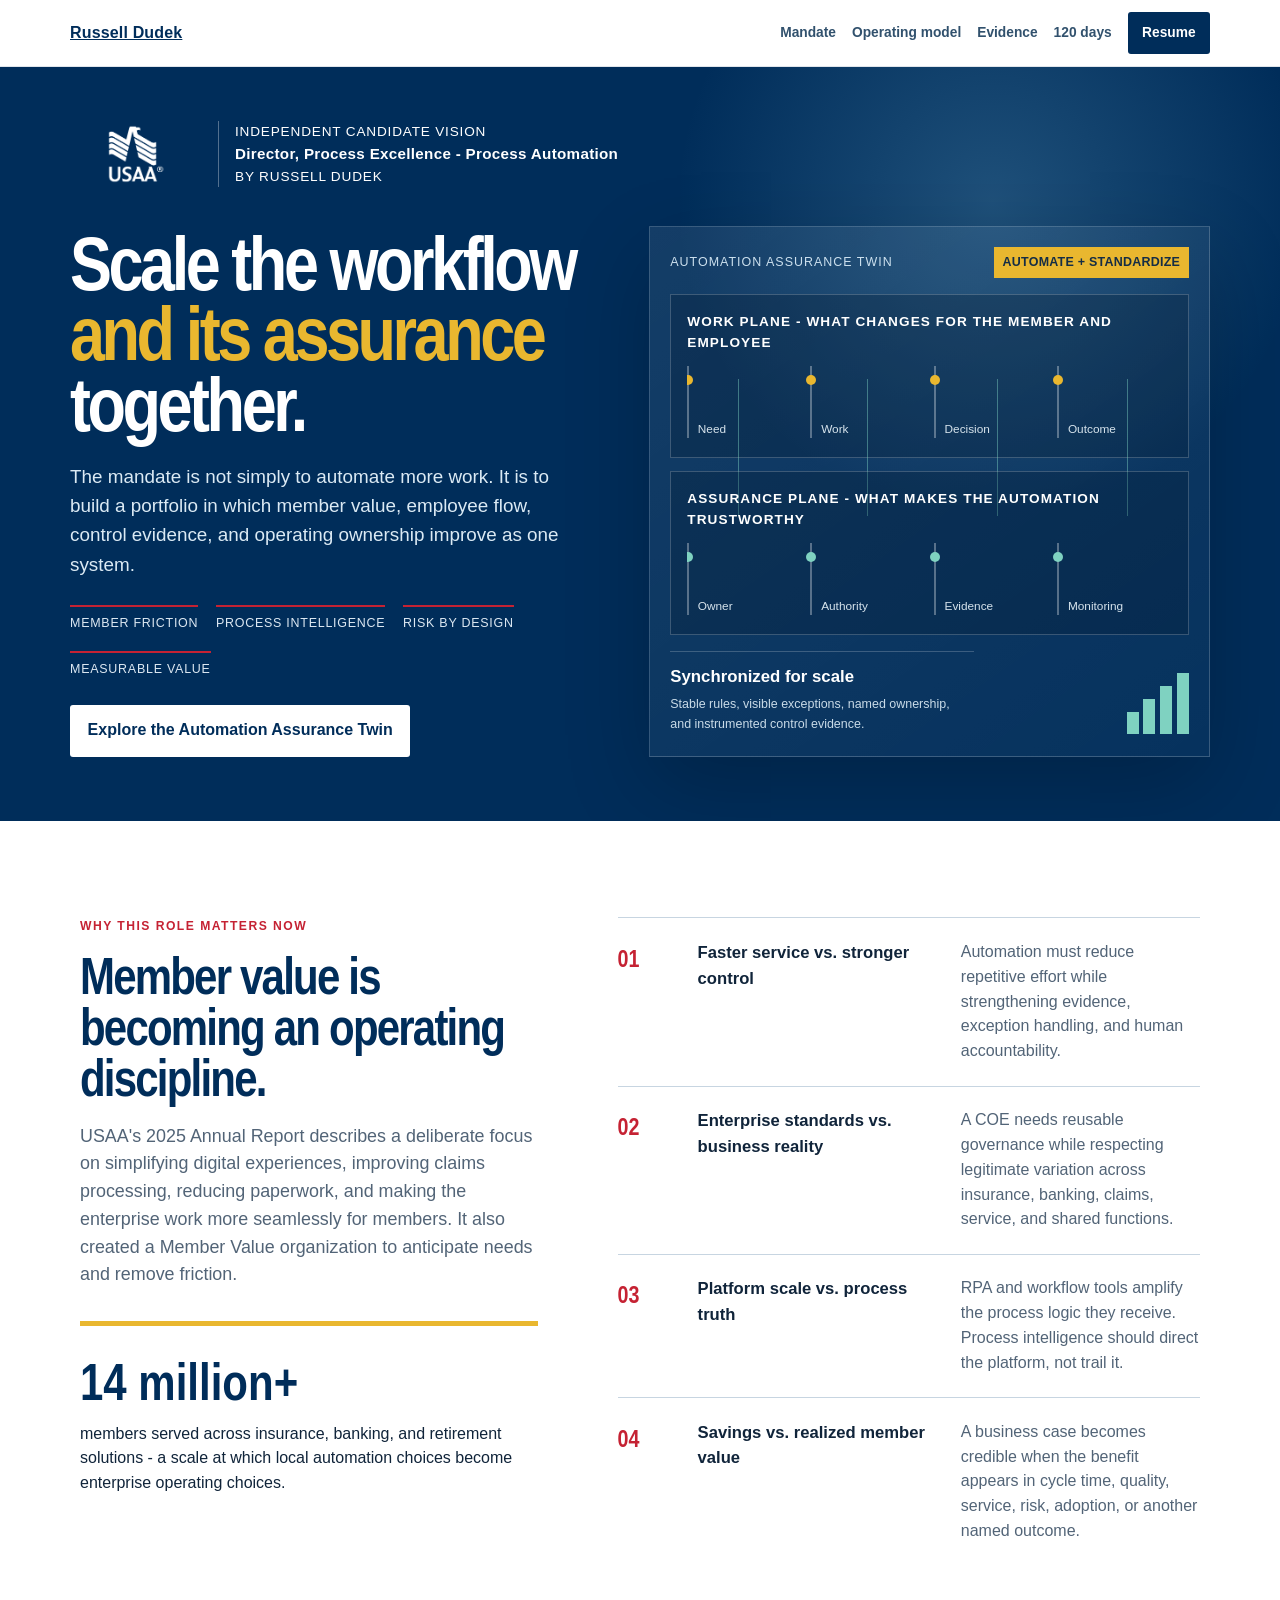
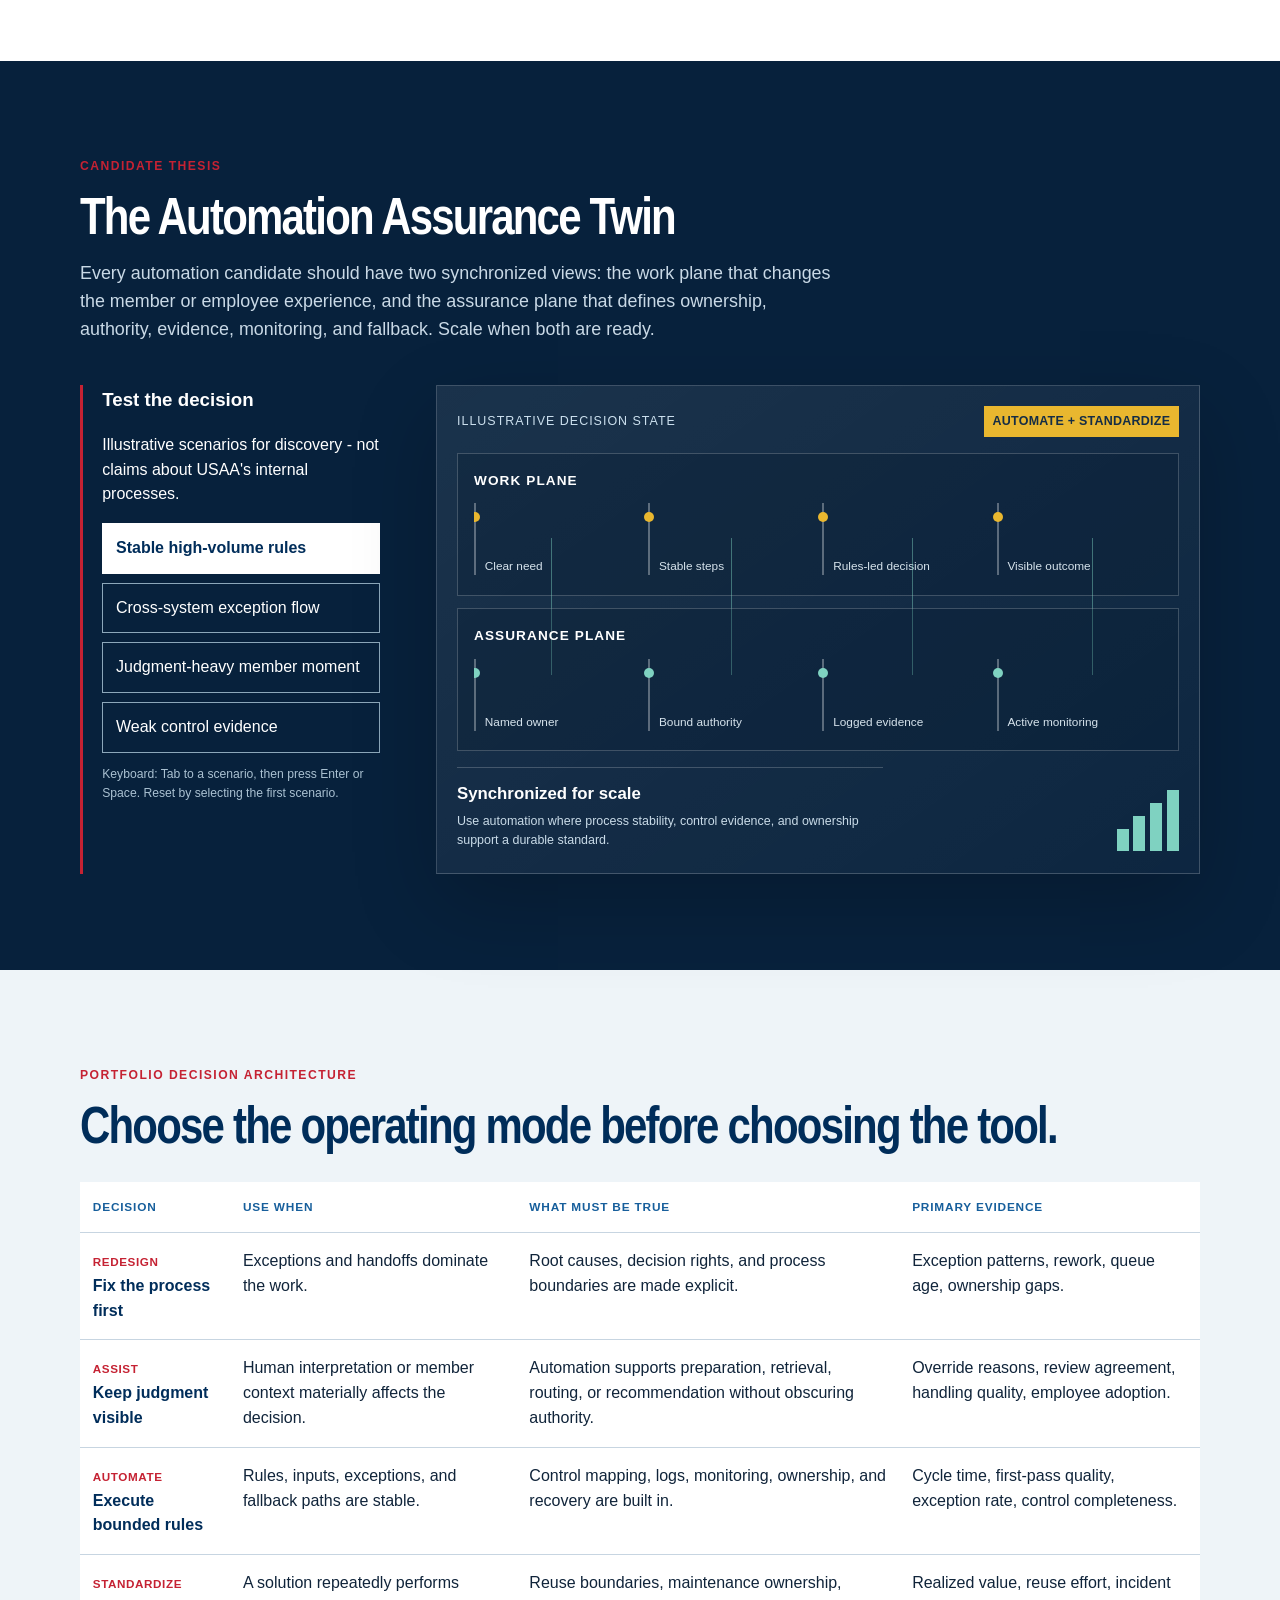
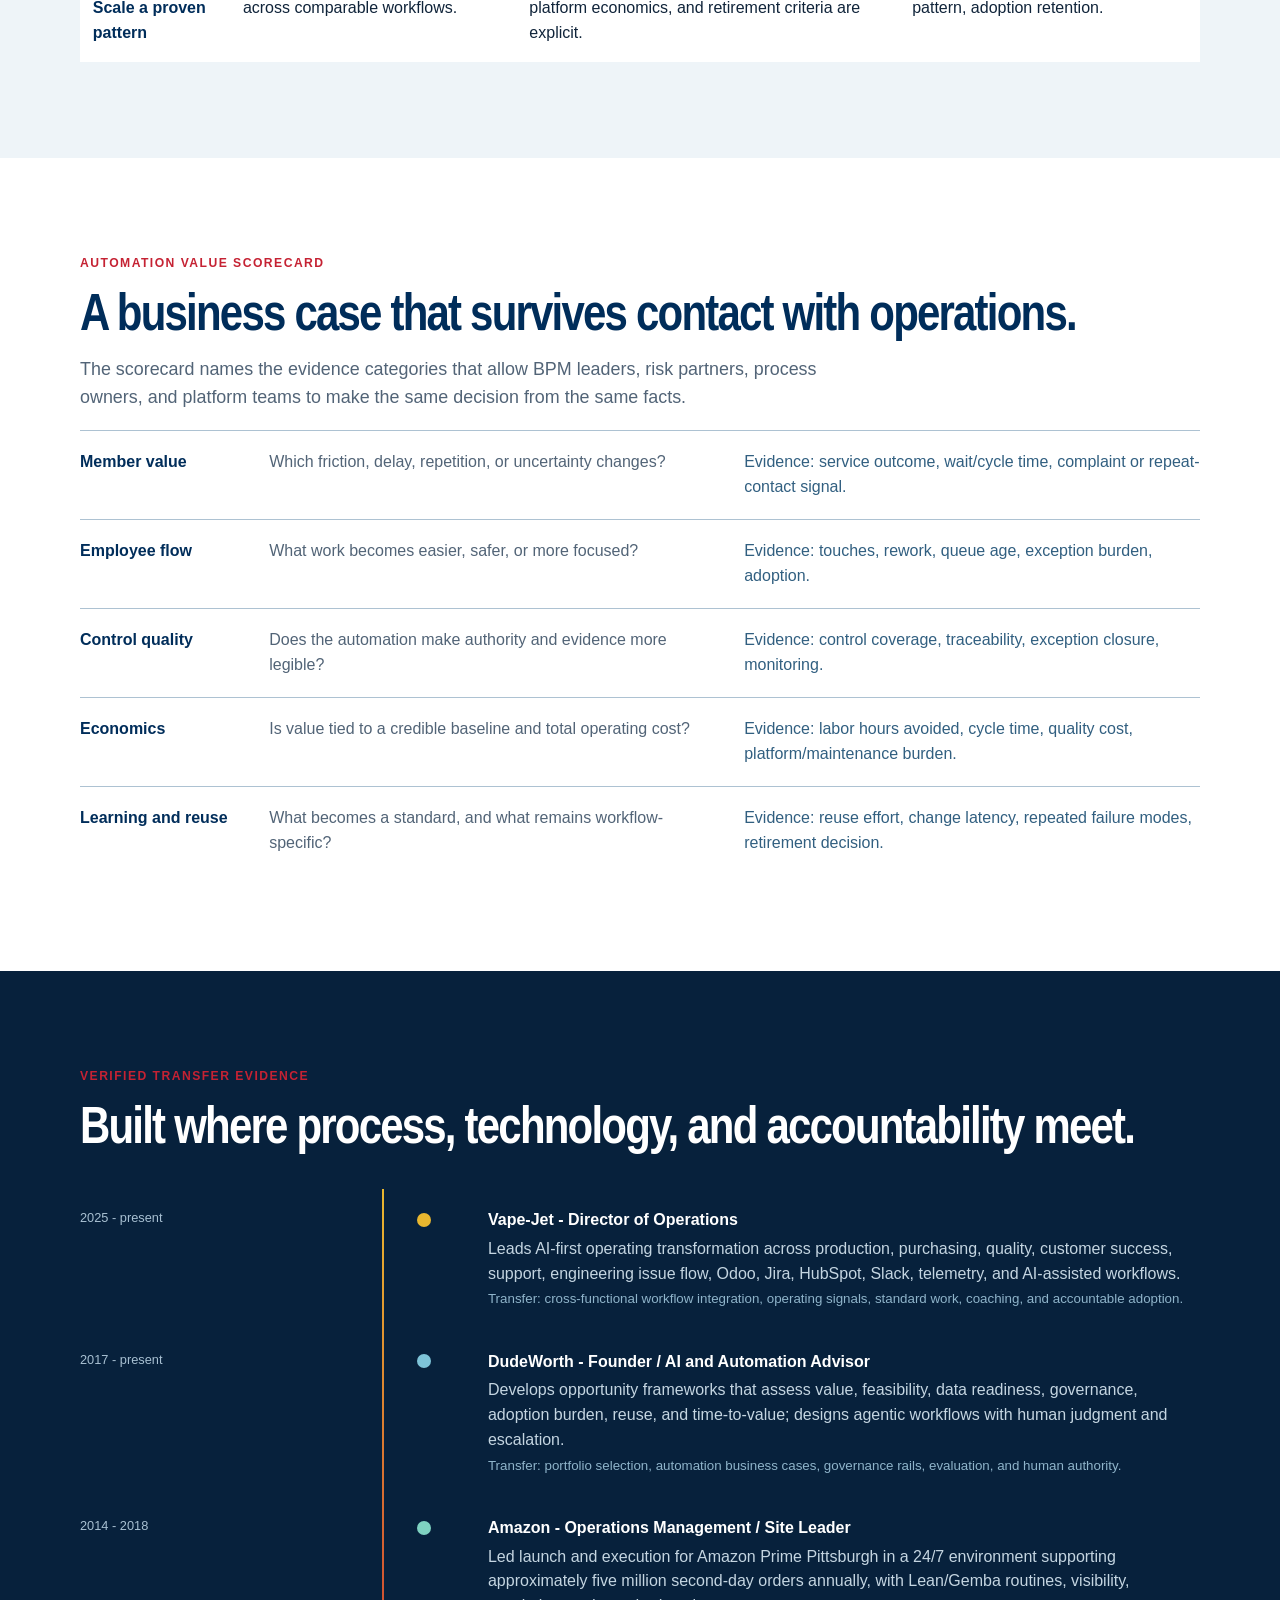
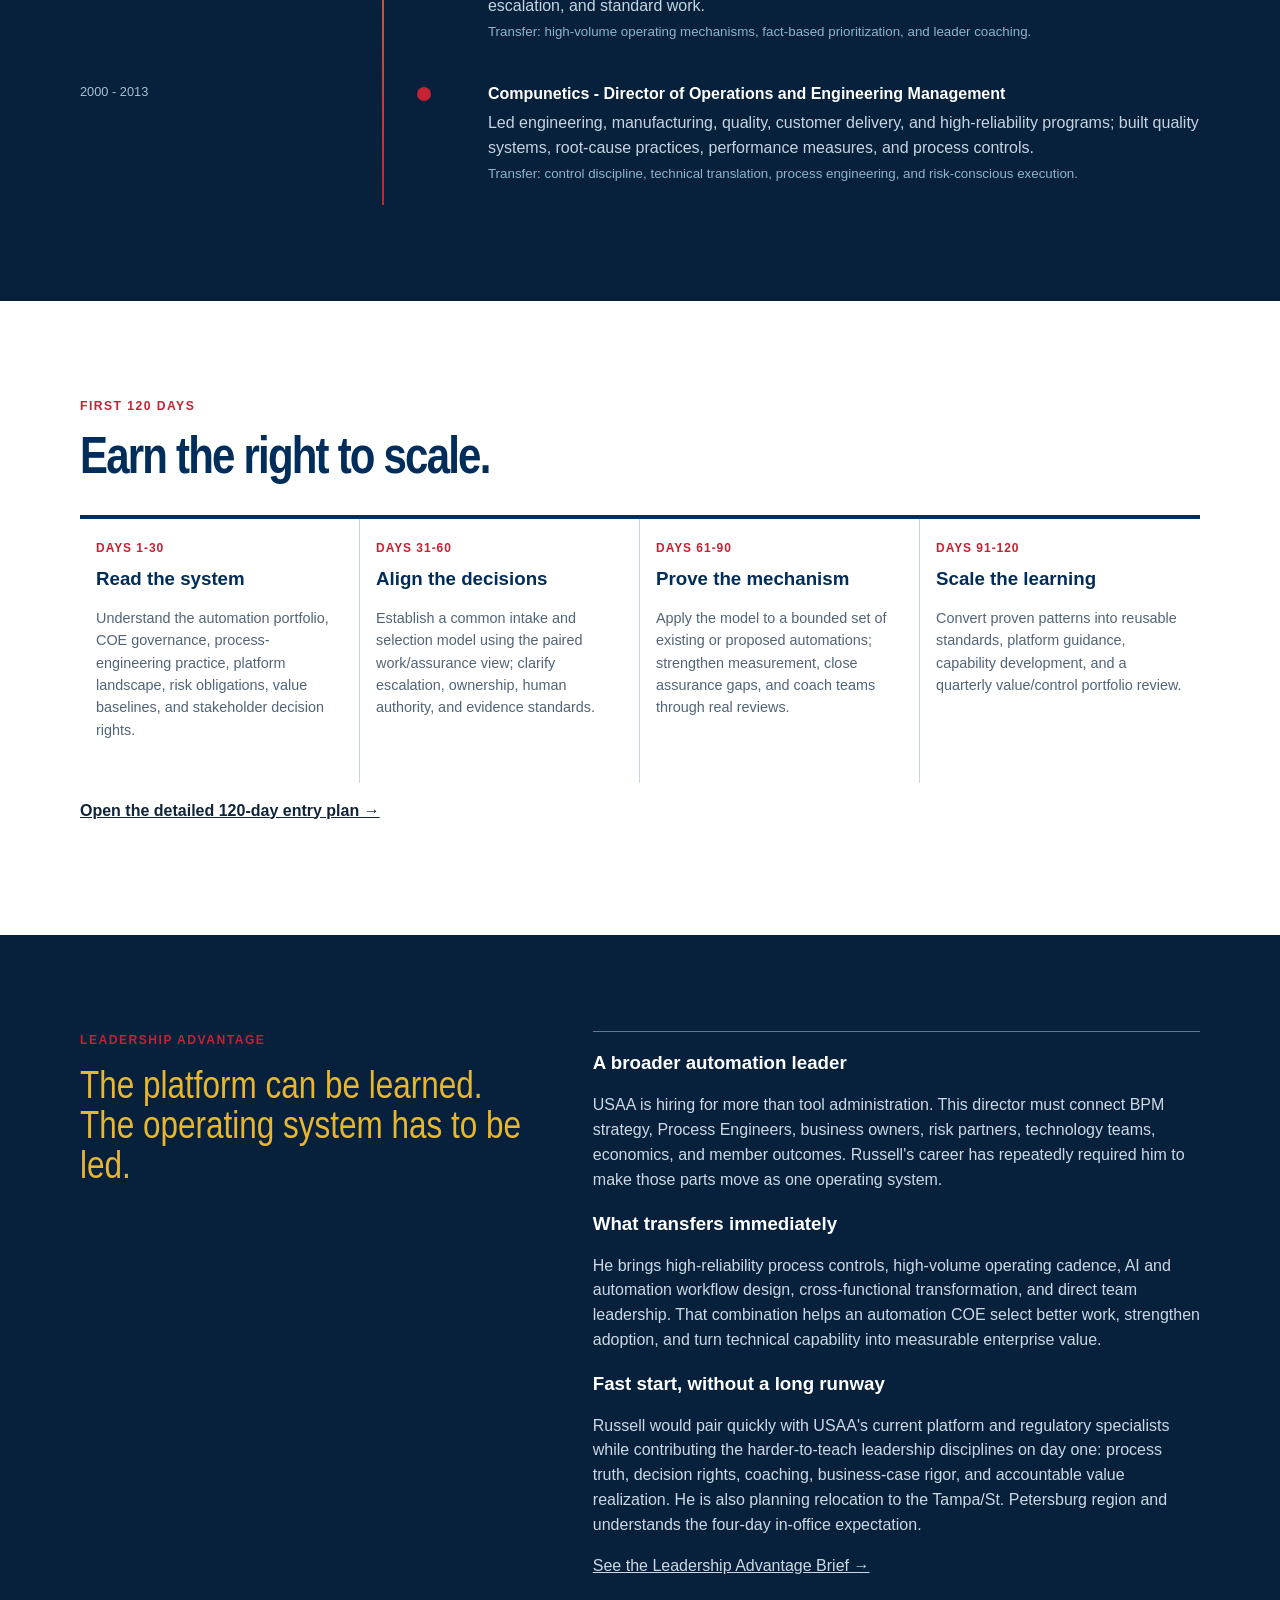
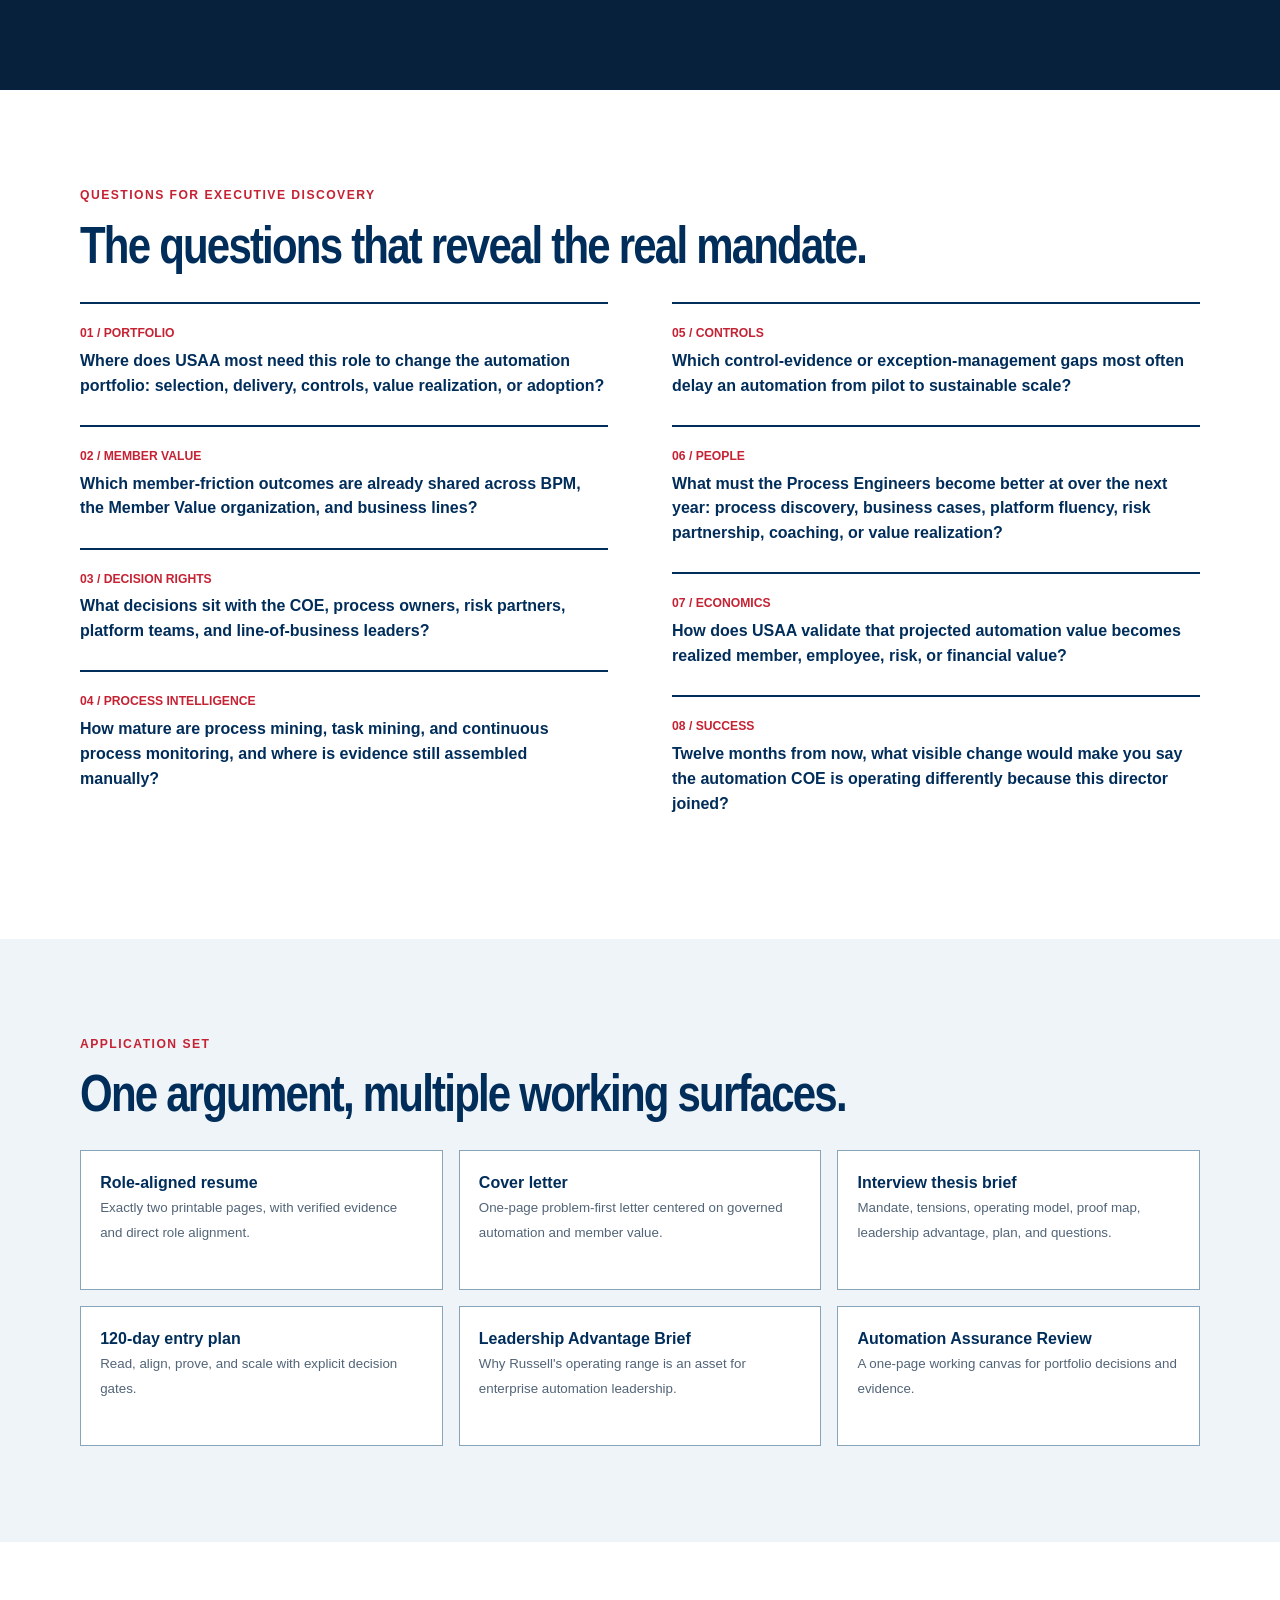
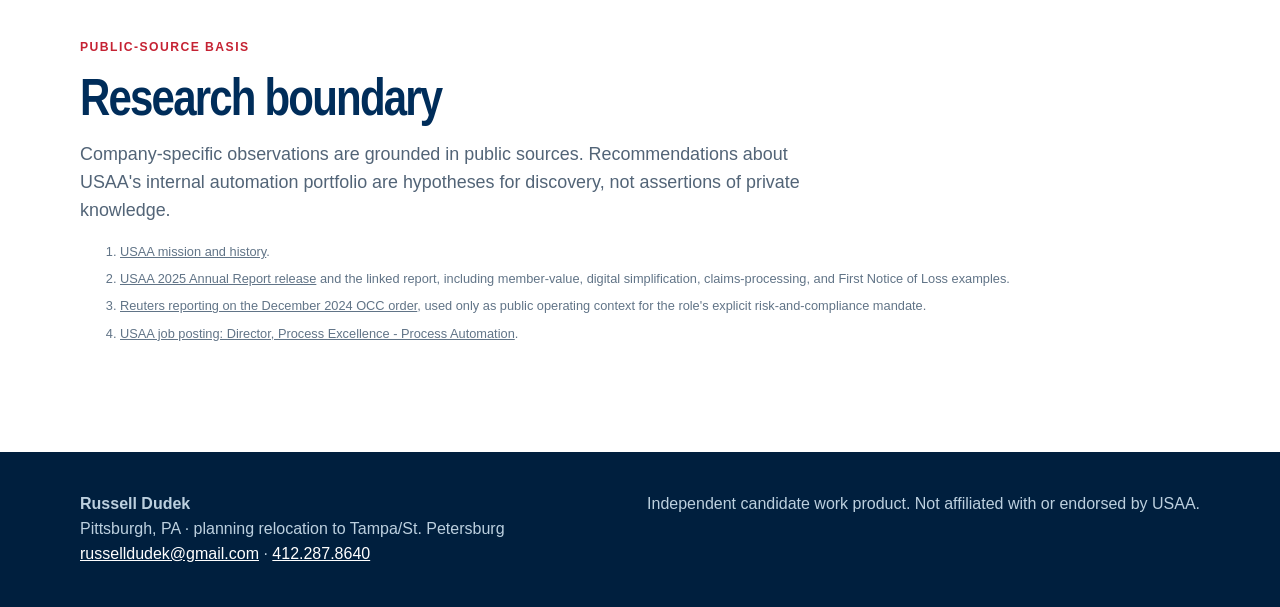
<file: index.html>
<!doctype html><html lang="en"><head><meta charset="utf-8"><meta name="viewport" content="width=device-width,initial-scale=1"><title>Russell Dudek | USAA Process Automation Candidate Vision</title><meta name="description" content="An independent candidate vision for governed process automation at USAA by Russell Dudek."><link rel="stylesheet" href="styles.css"></head><body><a class="skip" href="#main">Skip to content</a><header class="site-header"><nav class="nav" aria-label="Primary"><a class="candidate-id" href="index.html">Russell Dudek</a><button class="menu-btn" aria-expanded="false" aria-controls="nav-links">Menu</button><div class="nav-links" id="nav-links"><a href="#mandate">Mandate</a><a href="#model">Operating model</a><a href="#evidence">Evidence</a><a href="#entry">120 days</a><a href="resume.html" class="nav-primary">Resume</a></div></nav></header><main id="main">
<section class="hero"><div class="hero-inner"><div class="employer-lockup"><img src="assets/brand/usaa-logo-official.png" alt="USAA"><div class="employer-copy">Independent candidate vision<strong>Director, Process Excellence - Process Automation</strong>by Russell Dudek</div></div><div class="hero-grid"><div><h1>Scale the workflow <span>and its assurance</span> together.</h1><p class="hero-lead">The mandate is not simply to automate more work. It is to build a portfolio in which member value, employee flow, control evidence, and operating ownership improve as one system.</p><div class="hero-proof"><span>Member friction</span><span>Process intelligence</span><span>Risk by design</span><span>Measurable value</span></div><a class="hero-action" href="#model">Explore the Automation Assurance Twin</a></div>
<div class="twin-shell" id="hero-twin"><div class="twin-title"><span>Automation Assurance Twin</span><span class="decision-chip" id="hero-decision">Automate + standardize</span></div><div class="twin-plane work-plane"><h3>Work plane - what changes for the member and employee</h3><div class="plane-track"><i class="track-signal"></i><div class="plane-stage">Need</div><div class="plane-stage">Work</div><div class="plane-stage">Decision</div><div class="plane-stage">Outcome</div></div></div><div class="twin-links"><i></i><i></i><i></i><i></i></div><div class="twin-plane assurance-plane"><h3>Assurance plane - what makes the automation trustworthy</h3><div class="plane-track"><i class="track-signal"></i><div class="plane-stage">Owner</div><div class="plane-stage">Authority</div><div class="plane-stage">Evidence</div><div class="plane-stage">Monitoring</div></div></div><div class="twin-readout"><div class="readout-copy"><strong id="hero-state">Synchronized for scale</strong><span id="hero-explain">Stable rules, visible exceptions, named ownership, and instrumented control evidence.</span></div><div class="sync-meter" aria-hidden="true"><i></i><i></i><i></i><i></i></div></div></div></div></div></section>
<section class="section" id="mandate"><div class="section-inner moment-grid"><div><div class="kicker">Why this role matters now</div><h2>Member value is becoming an operating discipline.</h2><p class="section-intro">USAA's 2025 Annual Report describes a deliberate focus on simplifying digital experiences, improving claims processing, reducing paperwork, and making the enterprise work more seamlessly for members. It also created a Member Value organization to anticipate needs and remove friction.</p><div class="moment-stat"><strong>14 million+</strong><span>members served across insurance, banking, and retirement solutions - a scale at which local automation choices become enterprise operating choices.</span></div></div><div><div class="pressure-list"><div class="pressure-row"><strong>Faster service vs. stronger control</strong><p>Automation must reduce repetitive effort while strengthening evidence, exception handling, and human accountability.</p></div><div class="pressure-row"><strong>Enterprise standards vs. business reality</strong><p>A COE needs reusable governance while respecting legitimate variation across insurance, banking, claims, service, and shared functions.</p></div><div class="pressure-row"><strong>Platform scale vs. process truth</strong><p>RPA and workflow tools amplify the process logic they receive. Process intelligence should direct the platform, not trail it.</p></div><div class="pressure-row"><strong>Savings vs. realized member value</strong><p>A business case becomes credible when the benefit appears in cycle time, quality, service, risk, adoption, or another named outcome.</p></div></div></div></div></section>
<section class="section section-dark" id="model"><div class="section-inner"><div class="kicker">Candidate thesis</div><h2>The Automation Assurance Twin</h2><p class="section-intro">Every automation candidate should have two synchronized views: the work plane that changes the member or employee experience, and the assurance plane that defines ownership, authority, evidence, monitoring, and fallback. Scale when both are ready.</p><div class="model-layout"><aside class="scenario-panel"><h3>Test the decision</h3><p>Illustrative scenarios for discovery - not claims about USAA's internal processes.</p><div class="scenario-buttons" role="tablist" aria-label="Automation scenarios"><button role="tab" aria-selected="true" data-scenario="stable">Stable high-volume rules</button><button role="tab" aria-selected="false" data-scenario="exception">Cross-system exception flow</button><button role="tab" aria-selected="false" data-scenario="human">Judgment-heavy member moment</button><button role="tab" aria-selected="false" data-scenario="evidence">Weak control evidence</button></div><p class="model-note">Keyboard: Tab to a scenario, then press Enter or Space. Reset by selecting the first scenario.</p></aside><div class="model-stage"><div class="twin-shell" id="model-twin"><div class="twin-title"><span>Illustrative decision state</span><span class="decision-chip" id="model-decision">Automate + standardize</span></div><div class="twin-plane work-plane"><h3>Work plane</h3><div class="plane-track"><i class="track-signal"></i><div class="plane-stage" id="work-1">Clear need</div><div class="plane-stage" id="work-2">Stable steps</div><div class="plane-stage" id="work-3">Rules-led decision</div><div class="plane-stage" id="work-4">Visible outcome</div></div></div><div class="twin-links"><i></i><i></i><i></i><i></i></div><div class="twin-plane assurance-plane"><h3>Assurance plane</h3><div class="plane-track"><i class="track-signal"></i><div class="plane-stage" id="assure-1">Named owner</div><div class="plane-stage" id="assure-2">Bound authority</div><div class="plane-stage" id="assure-3">Logged evidence</div><div class="plane-stage" id="assure-4">Active monitoring</div></div></div><div class="twin-readout"><div class="readout-copy"><strong id="model-state">Synchronized for scale</strong><span id="model-explain">Use automation where process stability, control evidence, and ownership support a durable standard.</span></div><div class="sync-meter" aria-hidden="true"><i></i><i></i><i></i><i></i></div></div></div></div></div></div></section>
<section class="section section-mist"><div class="section-inner"><div class="kicker">Portfolio decision architecture</div><h2>Choose the operating mode before choosing the tool.</h2><table class="decision-table"><thead><tr><th>Decision</th><th>Use when</th><th>What must be true</th><th>Primary evidence</th></tr></thead><tbody><tr><td><span class="decision-tag">Redesign</span><br><strong>Fix the process first</strong></td><td>Exceptions and handoffs dominate the work.</td><td>Root causes, decision rights, and process boundaries are made explicit.</td><td>Exception patterns, rework, queue age, ownership gaps.</td></tr><tr><td><span class="decision-tag">Assist</span><br><strong>Keep judgment visible</strong></td><td>Human interpretation or member context materially affects the decision.</td><td>Automation supports preparation, retrieval, routing, or recommendation without obscuring authority.</td><td>Override reasons, review agreement, handling quality, employee adoption.</td></tr><tr><td><span class="decision-tag">Automate</span><br><strong>Execute bounded rules</strong></td><td>Rules, inputs, exceptions, and fallback paths are stable.</td><td>Control mapping, logs, monitoring, ownership, and recovery are built in.</td><td>Cycle time, first-pass quality, exception rate, control completeness.</td></tr><tr><td><span class="decision-tag">Standardize</span><br><strong>Scale a proven pattern</strong></td><td>A solution repeatedly performs across comparable workflows.</td><td>Reuse boundaries, maintenance ownership, platform economics, and retirement criteria are explicit.</td><td>Realized value, reuse effort, incident pattern, adoption retention.</td></tr></tbody></table></div></section>
<section class="section"><div class="section-inner"><div class="kicker">Automation value scorecard</div><h2>A business case that survives contact with operations.</h2><p class="section-intro">The scorecard names the evidence categories that allow BPM leaders, risk partners, process owners, and platform teams to make the same decision from the same facts.</p><div class="score-line"><strong>Member value</strong><span>Which friction, delay, repetition, or uncertainty changes?</span><em>Evidence: service outcome, wait/cycle time, complaint or repeat-contact signal.</em></div><div class="score-line"><strong>Employee flow</strong><span>What work becomes easier, safer, or more focused?</span><em>Evidence: touches, rework, queue age, exception burden, adoption.</em></div><div class="score-line"><strong>Control quality</strong><span>Does the automation make authority and evidence more legible?</span><em>Evidence: control coverage, traceability, exception closure, monitoring.</em></div><div class="score-line"><strong>Economics</strong><span>Is value tied to a credible baseline and total operating cost?</span><em>Evidence: labor hours avoided, cycle time, quality cost, platform/maintenance burden.</em></div><div class="score-line"><strong>Learning and reuse</strong><span>What becomes a standard, and what remains workflow-specific?</span><em>Evidence: reuse effort, change latency, repeated failure modes, retirement decision.</em></div></div></section>
<section class="section section-dark" id="evidence"><div class="section-inner"><div class="kicker">Verified transfer evidence</div><h2>Built where process, technology, and accountability meet.</h2><div class="proof-river"><div class="proof-row"><div class="date">2025 - present</div><div class="marker"></div><div><strong>Vape-Jet - Director of Operations</strong><p>Leads AI-first operating transformation across production, purchasing, quality, customer success, support, engineering issue flow, Odoo, Jira, HubSpot, Slack, telemetry, and AI-assisted workflows.</p><small>Transfer: cross-functional workflow integration, operating signals, standard work, coaching, and accountable adoption.</small></div></div><div class="proof-row"><div class="date">2017 - present</div><div class="marker"></div><div><strong>DudeWorth - Founder / AI and Automation Advisor</strong><p>Develops opportunity frameworks that assess value, feasibility, data readiness, governance, adoption burden, reuse, and time-to-value; designs agentic workflows with human judgment and escalation.</p><small>Transfer: portfolio selection, automation business cases, governance rails, evaluation, and human authority.</small></div></div><div class="proof-row"><div class="date">2014 - 2018</div><div class="marker"></div><div><strong>Amazon - Operations Management / Site Leader</strong><p>Led launch and execution for Amazon Prime Pittsburgh in a 24/7 environment supporting approximately five million second-day orders annually, with Lean/Gemba routines, visibility, escalation, and standard work.</p><small>Transfer: high-volume operating mechanisms, fact-based prioritization, and leader coaching.</small></div></div><div class="proof-row"><div class="date">2000 - 2013</div><div class="marker"></div><div><strong>Compunetics - Director of Operations and Engineering Management</strong><p>Led engineering, manufacturing, quality, customer delivery, and high-reliability programs; built quality systems, root-cause practices, performance measures, and process controls.</p><small>Transfer: control discipline, technical translation, process engineering, and risk-conscious execution.</small></div></div></div></div></section>
<section class="section" id="entry"><div class="section-inner"><div class="kicker">First 120 days</div><h2>Earn the right to scale.</h2><div class="plan-band"><div class="plan-phase"><b>Days 1-30</b><h3>Read the system</h3><p>Understand the automation portfolio, COE governance, process-engineering practice, platform landscape, risk obligations, value baselines, and stakeholder decision rights.</p></div><div class="plan-phase"><b>Days 31-60</b><h3>Align the decisions</h3><p>Establish a common intake and selection model using the paired work/assurance view; clarify escalation, ownership, human authority, and evidence standards.</p></div><div class="plan-phase"><b>Days 61-90</b><h3>Prove the mechanism</h3><p>Apply the model to a bounded set of existing or proposed automations; strengthen measurement, close assurance gaps, and coach teams through real reviews.</p></div><div class="plan-phase"><b>Days 91-120</b><h3>Scale the learning</h3><p>Convert proven patterns into reusable standards, platform guidance, capability development, and a quarterly value/control portfolio review.</p></div></div><p><a href="120-day-plan.html"><strong>Open the detailed 120-day entry plan →</strong></a></p></div></section>
<section class="section section-dark"><div class="section-inner objection-wrap"><div><div class="kicker">Leadership advantage</div><div class="objection-question">The platform can be learned. The operating system has to be led.</div></div><div class="objection-answer"><h3>A broader automation leader</h3><p>USAA is hiring for more than tool administration. This director must connect BPM strategy, Process Engineers, business owners, risk partners, technology teams, economics, and member outcomes. Russell's career has repeatedly required him to make those parts move as one operating system.</p><h3>What transfers immediately</h3><p>He brings high-reliability process controls, high-volume operating cadence, AI and automation workflow design, cross-functional transformation, and direct team leadership. That combination helps an automation COE select better work, strengthen adoption, and turn technical capability into measurable enterprise value.</p><h3>Fast start, without a long runway</h3><p>Russell would pair quickly with USAA's current platform and regulatory specialists while contributing the harder-to-teach leadership disciplines on day one: process truth, decision rights, coaching, business-case rigor, and accountable value realization. He is also planning relocation to the Tampa/St. Petersburg region and understands the four-day in-office expectation.</p><p><a href="leadership-advantage.html">See the Leadership Advantage Brief →</a></p></div></div></section>
<section class="section"><div class="section-inner"><div class="kicker">Questions for executive discovery</div><h2>The questions that reveal the real mandate.</h2><div class="question-list"><div class="question"><span>01 / PORTFOLIO</span><p>Where does USAA most need this role to change the automation portfolio: selection, delivery, controls, value realization, or adoption?</p></div><div class="question"><span>02 / MEMBER VALUE</span><p>Which member-friction outcomes are already shared across BPM, the Member Value organization, and business lines?</p></div><div class="question"><span>03 / DECISION RIGHTS</span><p>What decisions sit with the COE, process owners, risk partners, platform teams, and line-of-business leaders?</p></div><div class="question"><span>04 / PROCESS INTELLIGENCE</span><p>How mature are process mining, task mining, and continuous process monitoring, and where is evidence still assembled manually?</p></div><div class="question"><span>05 / CONTROLS</span><p>Which control-evidence or exception-management gaps most often delay an automation from pilot to sustainable scale?</p></div><div class="question"><span>06 / PEOPLE</span><p>What must the Process Engineers become better at over the next year: process discovery, business cases, platform fluency, risk partnership, coaching, or value realization?</p></div><div class="question"><span>07 / ECONOMICS</span><p>How does USAA validate that projected automation value becomes realized member, employee, risk, or financial value?</p></div><div class="question"><span>08 / SUCCESS</span><p>Twelve months from now, what visible change would make you say the automation COE is operating differently because this director joined?</p></div></div></div></section>
<section class="section section-mist"><div class="section-inner"><div class="kicker">Application set</div><h2>One argument, multiple working surfaces.</h2><div class="docs-strip"><a class="doc-link" href="resume.html"><strong>Role-aligned resume</strong><small>Exactly two printable pages, with verified evidence and direct role alignment.</small></a><a class="doc-link" href="cover-letter.html"><strong>Cover letter</strong><small>One-page problem-first letter centered on governed automation and member value.</small></a><a class="doc-link" href="interview-brief.html"><strong>Interview thesis brief</strong><small>Mandate, tensions, operating model, proof map, leadership advantage, plan, and questions.</small></a><a class="doc-link" href="120-day-plan.html"><strong>120-day entry plan</strong><small>Read, align, prove, and scale with explicit decision gates.</small></a><a class="doc-link" href="leadership-advantage.html"><strong>Leadership Advantage Brief</strong><small>Why Russell's operating range is an asset for enterprise automation leadership.</small></a><a class="doc-link" href="automation-assurance-review.html"><strong>Automation Assurance Review</strong><small>A one-page working canvas for portfolio decisions and evidence.</small></a></div></div></section>
<section class="section"><div class="section-inner"><div class="kicker">Public-source basis</div><h2>Research boundary</h2><p class="section-intro">Company-specific observations are grounded in public sources. Recommendations about USAA's internal automation portfolio are hypotheses for discovery, not assertions of private knowledge.</p><ol class="sources"><li><a href="https://newsroom.usaa360.com/about-us/learn-about-our-history-and-mission">USAA mission and history</a>.</li><li><a href="https://newsroom.usaa360.com/news/usaa-2025-annual-report-reflects-a-year-of-strength-service-and-commitment-to-members-1">USAA 2025 Annual Report release</a> and the linked report, including member-value, digital simplification, claims-processing, and First Notice of Loss examples.</li><li><a href="https://www.reuters.com/business/finance/us-regulator-orders-usaa-federal-savings-bank-correct-unsafe-practices-2024-12-18/">Reuters reporting on the December 2024 OCC order</a>, used only as public operating context for the role's explicit risk-and-compliance mandate.</li><li><a href="https://www.usaajobs.com/job/-/-/1207/97567775696?p_sid=PcmdqGb&p_uid=aBEK7TXPkG&source=tmp_programmaticjobs&ss=paid&utm_campaign=other_other-priomarkets&utm_content=pj_board&utm_medium=jobad&utm_source=linkedin+slotted">USAA job posting: Director, Process Excellence - Process Automation</a>.</li></ol></div></section>
</main><footer class="site-footer"><div class="footer-inner"><div><strong>Russell Dudek</strong><br>Pittsburgh, PA · planning relocation to Tampa/St. Petersburg<br><a href="mailto:russelldudek@gmail.com">russelldudek@gmail.com</a> · <a href="tel:+14122878640">412.287.8640</a></div><div>Independent candidate work product. Not affiliated with or endorsed by USAA.</div></div></footer><script src="app.js"></script></body></html>
</file>
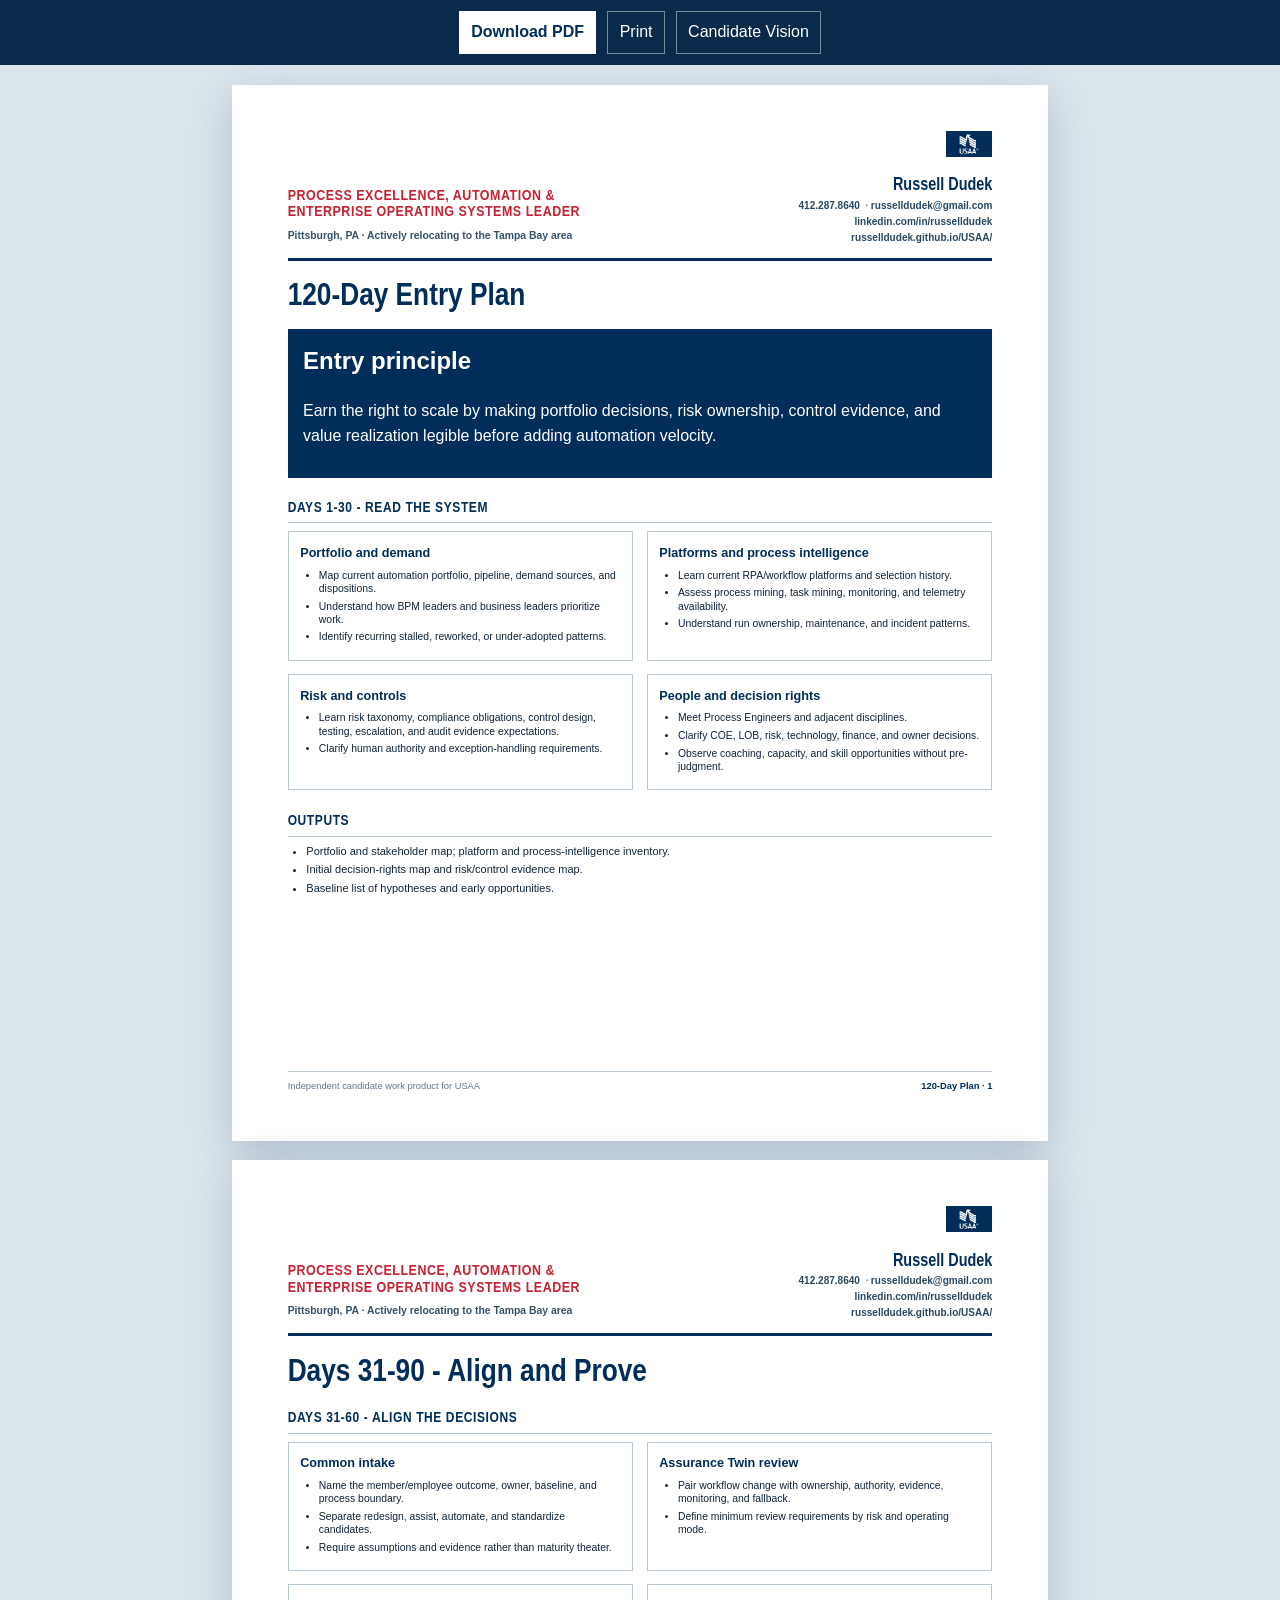
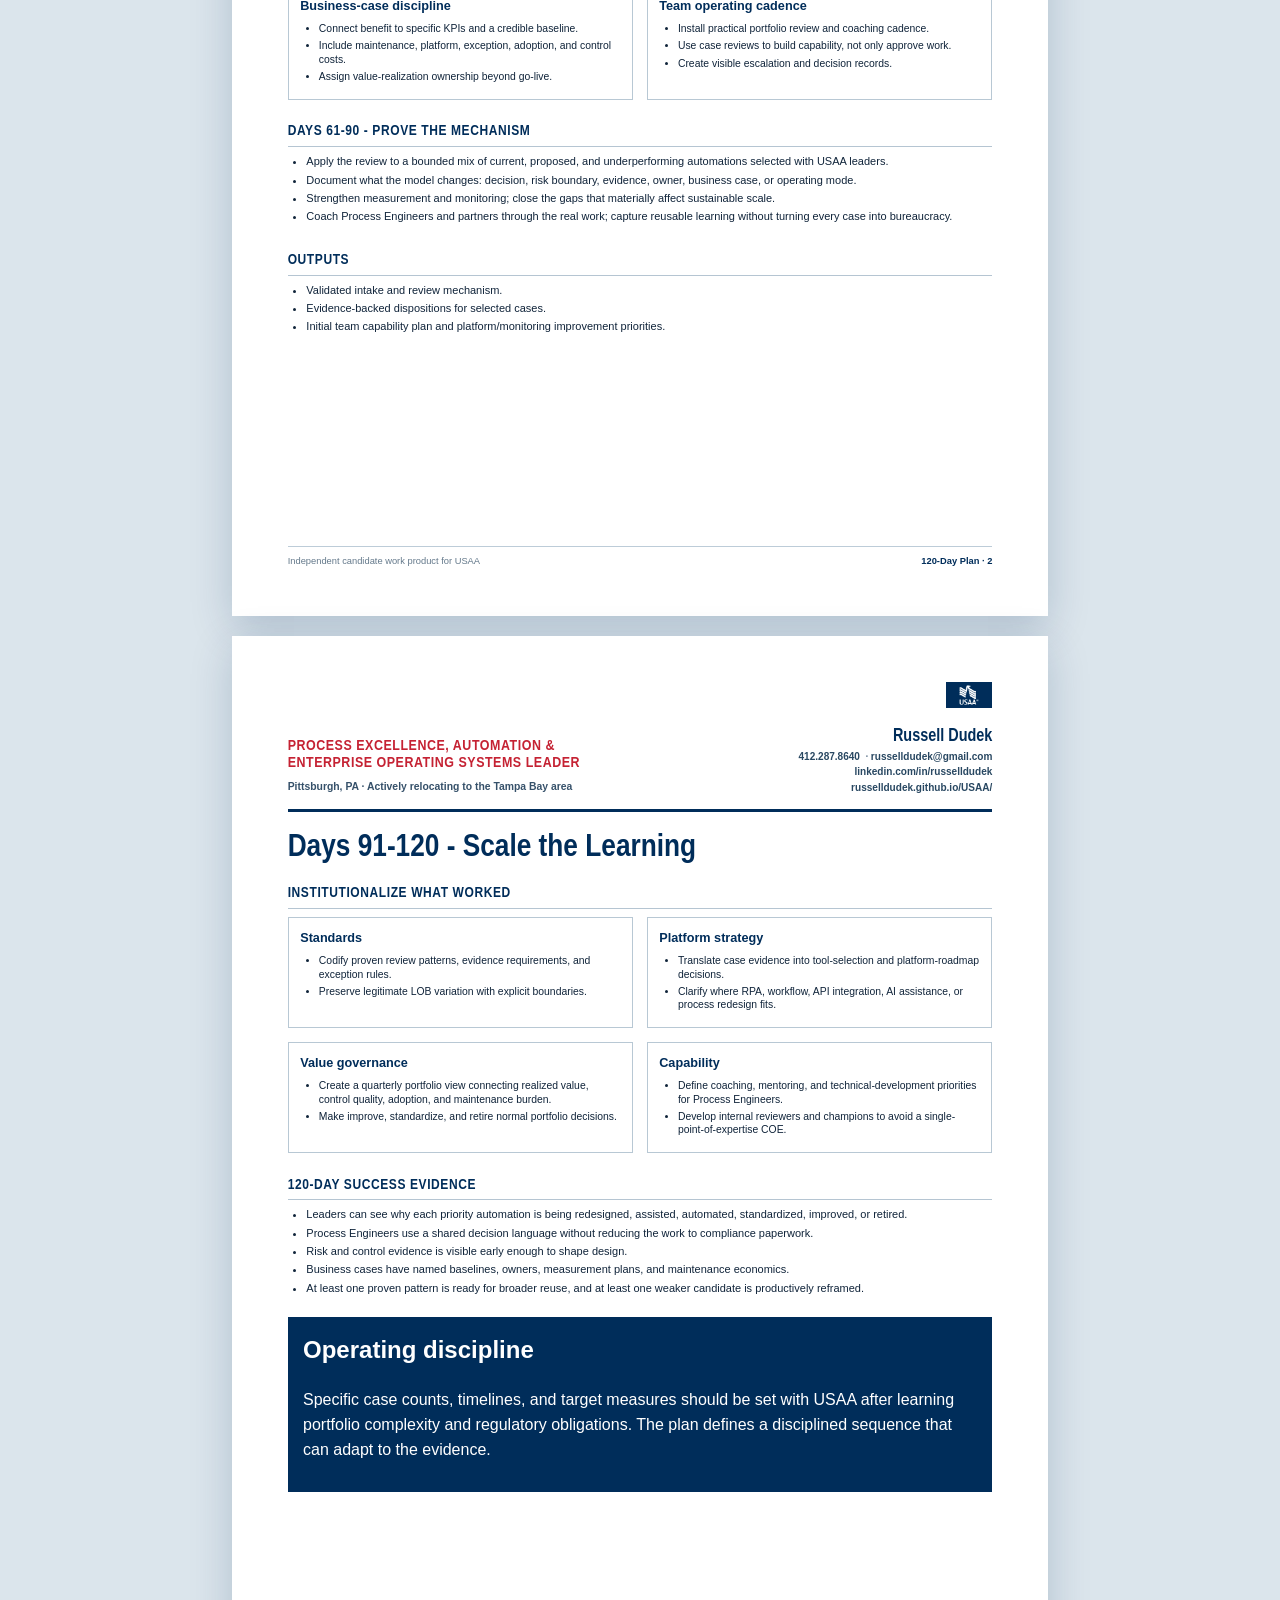
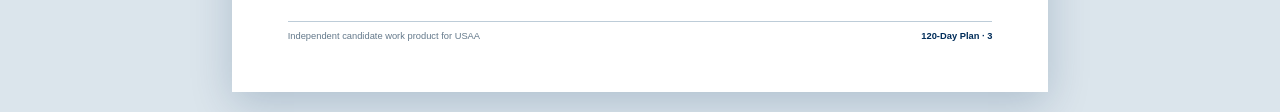
<file: 120-day-plan.html>
<!doctype html><html><head><meta charset="utf-8"><meta name="viewport" content="width=device-width,initial-scale=1"><title>USAA 120-Day Plan - Russell Dudek</title><link rel="stylesheet" href="styles.css"></head><body class="doc-body"><div class="doc-toolbar no-print"><a class="primary" href="docs/Russell-Dudek-USAA-120-Day-Plan.pdf">Download PDF</a><button onclick="window.print()">Print</button><a href="index.html">Candidate Vision</a></div><main class="document"><section class="paper"><div class="doc-header"><div><div class="doc-name">Russell Dudek</div><div class="doc-role">Process Excellence, Automation &amp; Enterprise Operating Systems Leader</div></div><div class="doc-contact"><img class="doc-logo" src="assets/brand/usaa-logo-official.png" alt="USAA"><strong>Russell Dudek</strong><br>Pittsburgh, PA · Planning relocation to Tampa/St. Petersburg<br><a href="tel:+14122878640">412.287.8640</a> · <a href="mailto:russelldudek@gmail.com">russelldudek@gmail.com</a><br><a href="https://www.linkedin.com/in/russelldudek">linkedin.com/in/russelldudek</a><br><a href="https://russelldudek.github.io/USAA/">russelldudek.github.io/USAA/</a></div></div><h1 class="brief-title">120-Day Entry Plan</h1><div class="doc-callout"><h2>Entry principle</h2><p>Earn the right to scale by making portfolio decisions, risk ownership, control evidence, and value realization legible before adding automation velocity.</p></div><div class="doc-section"><h2>Days 1-30 - Read the system</h2><div class="plan-grid"><div class="plan-card"><h3>Portfolio and demand</h3><ul><li>Map current automation portfolio, pipeline, demand sources, and dispositions.</li><li>Understand how BPM leaders and business leaders prioritize work.</li><li>Identify recurring stalled, reworked, or under-adopted patterns.</li></ul></div><div class="plan-card"><h3>Platforms and process intelligence</h3><ul><li>Learn current RPA/workflow platforms and selection history.</li><li>Assess process mining, task mining, monitoring, and telemetry availability.</li><li>Understand run ownership, maintenance, and incident patterns.</li></ul></div><div class="plan-card"><h3>Risk and controls</h3><ul><li>Learn risk taxonomy, compliance obligations, control design, testing, escalation, and audit evidence expectations.</li><li>Clarify human authority and exception-handling requirements.</li></ul></div><div class="plan-card"><h3>People and decision rights</h3><ul><li>Meet Process Engineers and adjacent disciplines.</li><li>Clarify COE, LOB, risk, technology, finance, and owner decisions.</li><li>Observe coaching, capacity, and skill opportunities without pre-judgment.</li></ul></div></div></div><div class="doc-section"><h2>Outputs</h2><ul><li>Portfolio and stakeholder map; platform and process-intelligence inventory.</li><li>Initial decision-rights map and risk/control evidence map.</li><li>Baseline list of hypotheses and early opportunities.</li></ul></div><div class="doc-footer"><span>Independent candidate work product for USAA</span><span class="page-number">120-Day Plan · 1</span></div></section><section class="paper"><div class="doc-header"><div><div class="doc-name">Russell Dudek</div><div class="doc-role">Process Excellence, Automation &amp; Enterprise Operating Systems Leader</div></div><div class="doc-contact"><img class="doc-logo" src="assets/brand/usaa-logo-official.png" alt="USAA"><strong>Russell Dudek</strong><br>Pittsburgh, PA · Planning relocation to Tampa/St. Petersburg<br><a href="tel:+14122878640">412.287.8640</a> · <a href="mailto:russelldudek@gmail.com">russelldudek@gmail.com</a><br><a href="https://www.linkedin.com/in/russelldudek">linkedin.com/in/russelldudek</a><br><a href="https://russelldudek.github.io/USAA/">russelldudek.github.io/USAA/</a></div></div><h1 class="brief-title">Days 31-90 - Align and Prove</h1><div class="doc-section"><h2>Days 31-60 - Align the decisions</h2><div class="plan-grid"><div class="plan-card"><h3>Common intake</h3><ul><li>Name the member/employee outcome, owner, baseline, and process boundary.</li><li>Separate redesign, assist, automate, and standardize candidates.</li><li>Require assumptions and evidence rather than maturity theater.</li></ul></div><div class="plan-card"><h3>Assurance Twin review</h3><ul><li>Pair workflow change with ownership, authority, evidence, monitoring, and fallback.</li><li>Define minimum review requirements by risk and operating mode.</li></ul></div><div class="plan-card"><h3>Business-case discipline</h3><ul><li>Connect benefit to specific KPIs and a credible baseline.</li><li>Include maintenance, platform, exception, adoption, and control costs.</li><li>Assign value-realization ownership beyond go-live.</li></ul></div><div class="plan-card"><h3>Team operating cadence</h3><ul><li>Install practical portfolio review and coaching cadence.</li><li>Use case reviews to build capability, not only approve work.</li><li>Create visible escalation and decision records.</li></ul></div></div></div><div class="doc-section"><h2>Days 61-90 - Prove the mechanism</h2><ul><li>Apply the review to a bounded mix of current, proposed, and underperforming automations selected with USAA leaders.</li><li>Document what the model changes: decision, risk boundary, evidence, owner, business case, or operating mode.</li><li>Strengthen measurement and monitoring; close the gaps that materially affect sustainable scale.</li><li>Coach Process Engineers and partners through the real work; capture reusable learning without turning every case into bureaucracy.</li></ul></div><div class="doc-section"><h2>Outputs</h2><ul><li>Validated intake and review mechanism.</li><li>Evidence-backed dispositions for selected cases.</li><li>Initial team capability plan and platform/monitoring improvement priorities.</li></ul></div><div class="doc-footer"><span>Independent candidate work product for USAA</span><span class="page-number">120-Day Plan · 2</span></div></section><section class="paper"><div class="doc-header"><div><div class="doc-name">Russell Dudek</div><div class="doc-role">Process Excellence, Automation &amp; Enterprise Operating Systems Leader</div></div><div class="doc-contact"><img class="doc-logo" src="assets/brand/usaa-logo-official.png" alt="USAA"><strong>Russell Dudek</strong><br>Pittsburgh, PA · Planning relocation to Tampa/St. Petersburg<br><a href="tel:+14122878640">412.287.8640</a> · <a href="mailto:russelldudek@gmail.com">russelldudek@gmail.com</a><br><a href="https://www.linkedin.com/in/russelldudek">linkedin.com/in/russelldudek</a><br><a href="https://russelldudek.github.io/USAA/">russelldudek.github.io/USAA/</a></div></div><h1 class="brief-title">Days 91-120 - Scale the Learning</h1><div class="doc-section"><h2>Institutionalize what worked</h2><div class="plan-grid"><div class="plan-card"><h3>Standards</h3><ul><li>Codify proven review patterns, evidence requirements, and exception rules.</li><li>Preserve legitimate LOB variation with explicit boundaries.</li></ul></div><div class="plan-card"><h3>Platform strategy</h3><ul><li>Translate case evidence into tool-selection and platform-roadmap decisions.</li><li>Clarify where RPA, workflow, API integration, AI assistance, or process redesign fits.</li></ul></div><div class="plan-card"><h3>Value governance</h3><ul><li>Create a quarterly portfolio view connecting realized value, control quality, adoption, and maintenance burden.</li><li>Make improve, standardize, and retire normal portfolio decisions.</li></ul></div><div class="plan-card"><h3>Capability</h3><ul><li>Define coaching, mentoring, and technical-development priorities for Process Engineers.</li><li>Develop internal reviewers and champions to avoid a single-point-of-expertise COE.</li></ul></div></div></div><div class="doc-section"><h2>120-day success evidence</h2><ul><li>Leaders can see why each priority automation is being redesigned, assisted, automated, standardized, improved, or retired.</li><li>Process Engineers use a shared decision language without reducing the work to compliance paperwork.</li><li>Risk and control evidence is visible early enough to shape design.</li><li>Business cases have named baselines, owners, measurement plans, and maintenance economics.</li><li>At least one proven pattern is ready for broader reuse, and at least one weaker candidate is productively reframed.</li></ul></div><div class="doc-callout"><h2>Operating discipline</h2><p>Specific case counts, timelines, and target measures should be set with USAA after learning portfolio complexity and regulatory obligations. The plan defines a disciplined sequence that can adapt to the evidence.</p></div><div class="doc-footer"><span>Independent candidate work product for USAA</span><span class="page-number">120-Day Plan · 3</span></div></section></main></body></html>
</file>
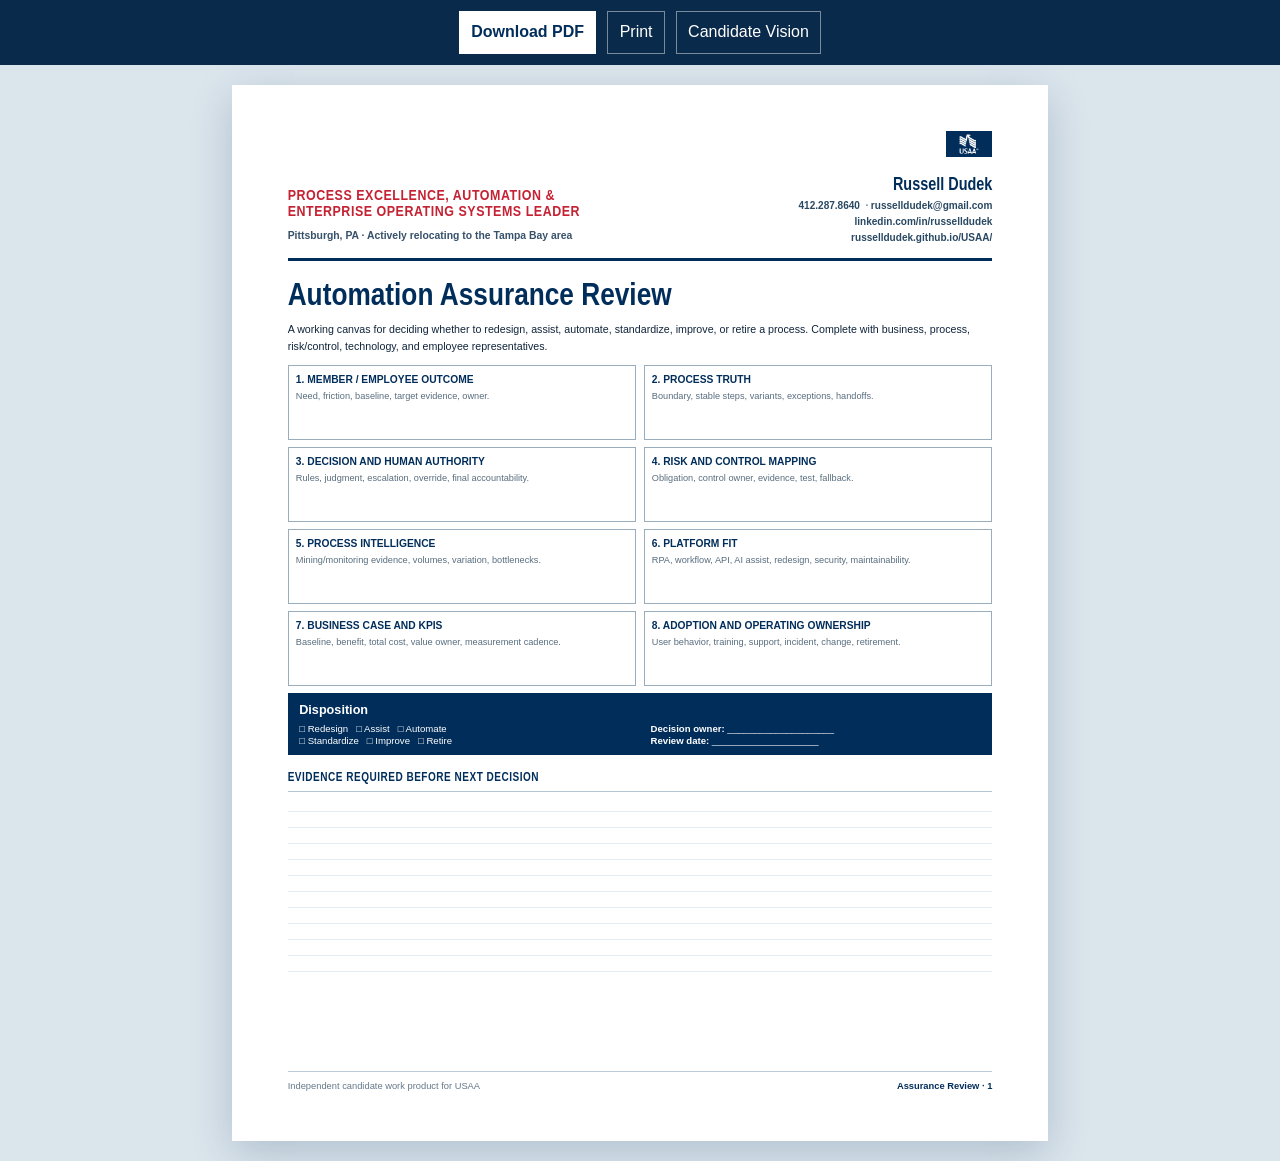
<file: automation-assurance-review.html>
<!doctype html><html><head><meta charset="utf-8"><meta name="viewport" content="width=device-width,initial-scale=1"><title>USAA Automation Assurance Review - Russell Dudek</title><link rel="stylesheet" href="styles.css"></head><body class="doc-body"><div class="doc-toolbar no-print"><a class="primary" href="docs/Russell-Dudek-USAA-Automation-Assurance-Review.pdf">Download PDF</a><button onclick="window.print()">Print</button><a href="index.html">Candidate Vision</a></div><main class="document"><section class="paper review-paper"><div class="doc-header"><div><div class="doc-name">Russell Dudek</div><div class="doc-role">Process Excellence, Automation &amp; Enterprise Operating Systems Leader</div></div><div class="doc-contact"><img class="doc-logo" src="assets/brand/usaa-logo-official.png" alt="USAA"><strong>Russell Dudek</strong><br>Pittsburgh, PA · Planning relocation to Tampa/St. Petersburg<br><a href="tel:+14122878640">412.287.8640</a> · <a href="mailto:russelldudek@gmail.com">russelldudek@gmail.com</a><br><a href="https://www.linkedin.com/in/russelldudek">linkedin.com/in/russelldudek</a><br><a href="https://russelldudek.github.io/USAA/">russelldudek.github.io/USAA/</a></div></div><h1 class="brief-title">Automation Assurance Review</h1><p style="font-size:8pt;margin:0 0 8pt">A working canvas for deciding whether to redesign, assist, automate, standardize, improve, or retire a process. Complete with business, process, risk/control, technology, and employee representatives.</p><div class="review-grid"><div class="review-cell"><h3>1. Member / employee outcome</h3><p>Need, friction, baseline, target evidence, owner.</p><div class="write-lines"></div></div><div class="review-cell"><h3>2. Process truth</h3><p>Boundary, stable steps, variants, exceptions, handoffs.</p><div class="write-lines"></div></div><div class="review-cell"><h3>3. Decision and human authority</h3><p>Rules, judgment, escalation, override, final accountability.</p><div class="write-lines"></div></div><div class="review-cell"><h3>4. Risk and control mapping</h3><p>Obligation, control owner, evidence, test, fallback.</p><div class="write-lines"></div></div><div class="review-cell"><h3>5. Process intelligence</h3><p>Mining/monitoring evidence, volumes, variation, bottlenecks.</p><div class="write-lines"></div></div><div class="review-cell"><h3>6. Platform fit</h3><p>RPA, workflow, API, AI assist, redesign, security, maintainability.</p><div class="write-lines"></div></div><div class="review-cell"><h3>7. Business case and KPIs</h3><p>Baseline, benefit, total cost, value owner, measurement cadence.</p><div class="write-lines"></div></div><div class="review-cell"><h3>8. Adoption and operating ownership</h3><p>User behavior, training, support, incident, change, retirement.</p><div class="write-lines"></div></div></div><div class="doc-callout" style="margin-top:.12in"><h2>Disposition</h2><div class="doc-columns"><p>□ Redesign &nbsp; □ Assist &nbsp; □ Automate<br>□ Standardize &nbsp; □ Improve &nbsp; □ Retire</p><p><strong>Decision owner:</strong> ____________________<br><strong>Review date:</strong> ____________________</p></div></div><div class="doc-section"><h2>Evidence required before next decision</h2><div class="write-lines" style="height:.55in"></div></div><div class="doc-footer"><span>Independent candidate work product for USAA</span><span class="page-number">Assurance Review · 1</span></div></section></main></body></html>
</file>
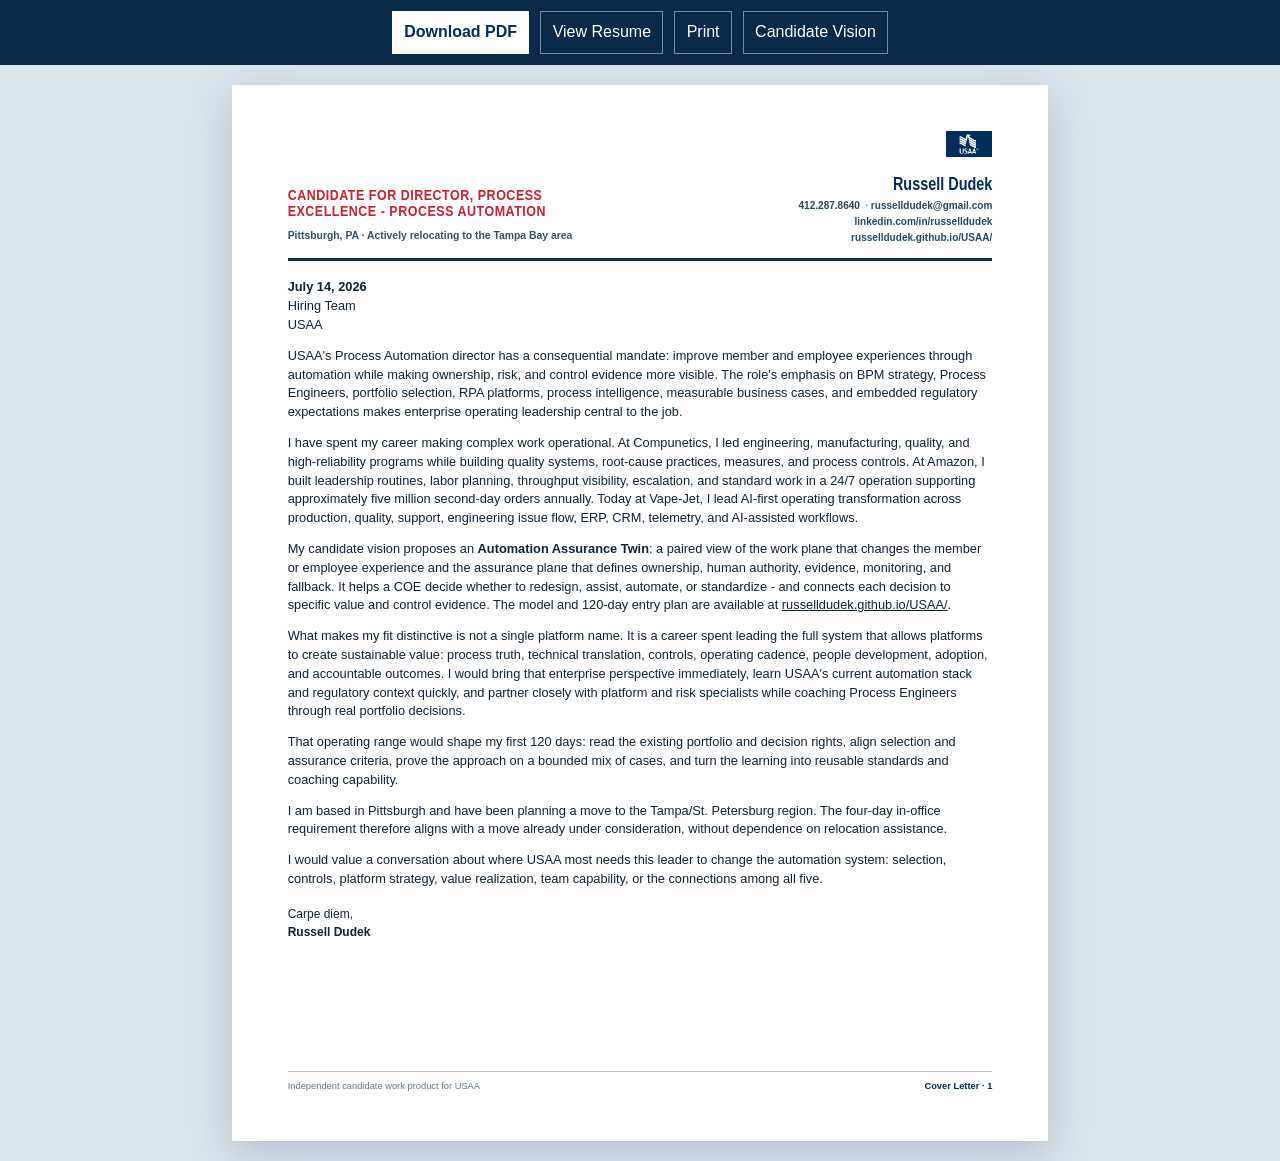
<file: cover-letter.html>
<!doctype html><html><head><meta charset="utf-8"><meta name="viewport" content="width=device-width,initial-scale=1"><title>Russell Dudek - USAA Cover Letter</title><link rel="stylesheet" href="styles.css"><style>@media print{.letter-body p{font-size:9.8pt;line-height:1.5;margin-bottom:10pt}.signature{margin-top:13pt}}</style></head><body class="doc-body"><div class="doc-toolbar no-print"><a class="primary" href="docs/Russell-Dudek-USAA-Cover-Letter.pdf">Download PDF</a><a href="resume.html">View Resume</a><button onclick="window.print()">Print</button><a href="index.html">Candidate Vision</a></div><main class="document"><h1 class="sr-only">Russell Dudek cover letter for USAA Director, Process Excellence - Process Automation</h1><section class="paper"><div class="doc-header"><div><div class="doc-name">Russell Dudek</div><div class="doc-role">Candidate for Director, Process Excellence - Process Automation</div></div><div class="doc-contact"><img class="doc-logo" src="assets/brand/usaa-logo-official.png" alt="USAA"><strong>Russell Dudek</strong><br>Pittsburgh, PA · Planning relocation to Tampa/St. Petersburg<br><a href="tel:+14122878640">412.287.8640</a> · <a href="mailto:russelldudek@gmail.com">russelldudek@gmail.com</a><br><a href="https://www.linkedin.com/in/russelldudek">linkedin.com/in/russelldudek</a><br><a href="https://russelldudek.github.io/USAA/">russelldudek.github.io/USAA/</a></div></div><div class="letter-body"><p><strong>July 14, 2026</strong><br>Hiring Team<br>USAA</p><p>USAA's Process Automation director has a consequential mandate: improve member and employee experiences through automation while making ownership, risk, and control evidence more visible. The role's emphasis on BPM strategy, Process Engineers, portfolio selection, RPA platforms, process intelligence, measurable business cases, and embedded regulatory expectations makes enterprise operating leadership central to the job.</p><p>I have spent my career making complex work operational. At Compunetics, I led engineering, manufacturing, quality, and high-reliability programs while building quality systems, root-cause practices, measures, and process controls. At Amazon, I built leadership routines, labor planning, throughput visibility, escalation, and standard work in a 24/7 operation supporting approximately five million second-day orders annually. Today at Vape-Jet, I lead AI-first operating transformation across production, quality, support, engineering issue flow, ERP, CRM, telemetry, and AI-assisted workflows.</p><p>My candidate vision proposes an <strong>Automation Assurance Twin</strong>: a paired view of the work plane that changes the member or employee experience and the assurance plane that defines ownership, human authority, evidence, monitoring, and fallback. It helps a COE decide whether to redesign, assist, automate, or standardize - and connects each decision to specific value and control evidence. The model and 120-day entry plan are available at <a href="https://russelldudek.github.io/USAA/">russelldudek.github.io/USAA/</a>.</p><p>What makes my fit distinctive is not a single platform name. It is a career spent leading the full system that allows platforms to create sustainable value: process truth, technical translation, controls, operating cadence, people development, adoption, and accountable outcomes. I would bring that enterprise perspective immediately, learn USAA's current automation stack and regulatory context quickly, and partner closely with platform and risk specialists while coaching Process Engineers through real portfolio decisions.</p><p>That operating range would shape my first 120 days: read the existing portfolio and decision rights, align selection and assurance criteria, prove the approach on a bounded mix of cases, and turn the learning into reusable standards and coaching capability.</p><p>I am based in Pittsburgh and have been planning a move to the Tampa/St. Petersburg region. The four-day in-office requirement therefore aligns with a move already under consideration, without dependence on relocation assistance.</p><p>I would value a conversation about where USAA most needs this leader to change the automation system: selection, controls, platform strategy, value realization, team capability, or the connections among all five.</p><div class="signature">Carpe diem,<br><strong>Russell Dudek</strong></div></div><div class="doc-footer"><span>Independent candidate work product for USAA</span><span class="page-number">Cover Letter · 1</span></div></section></main></body></html>
</file>
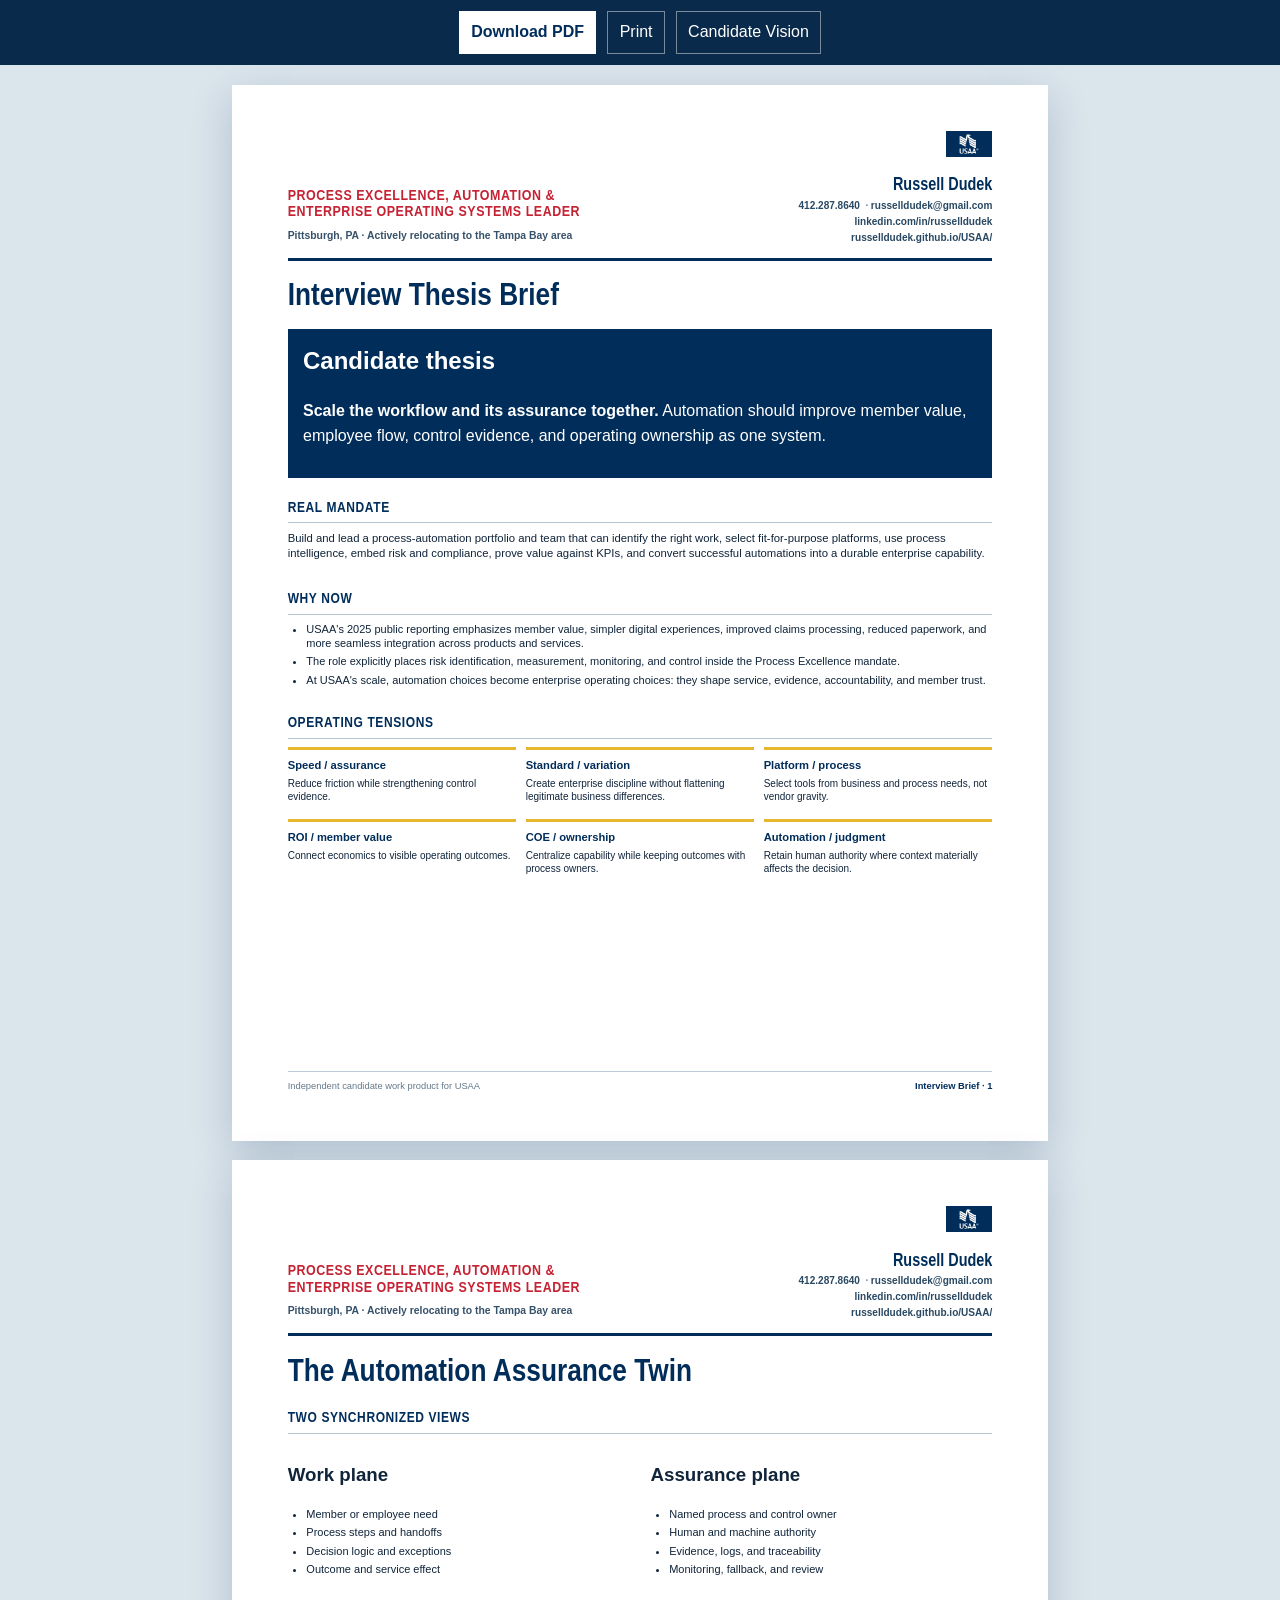
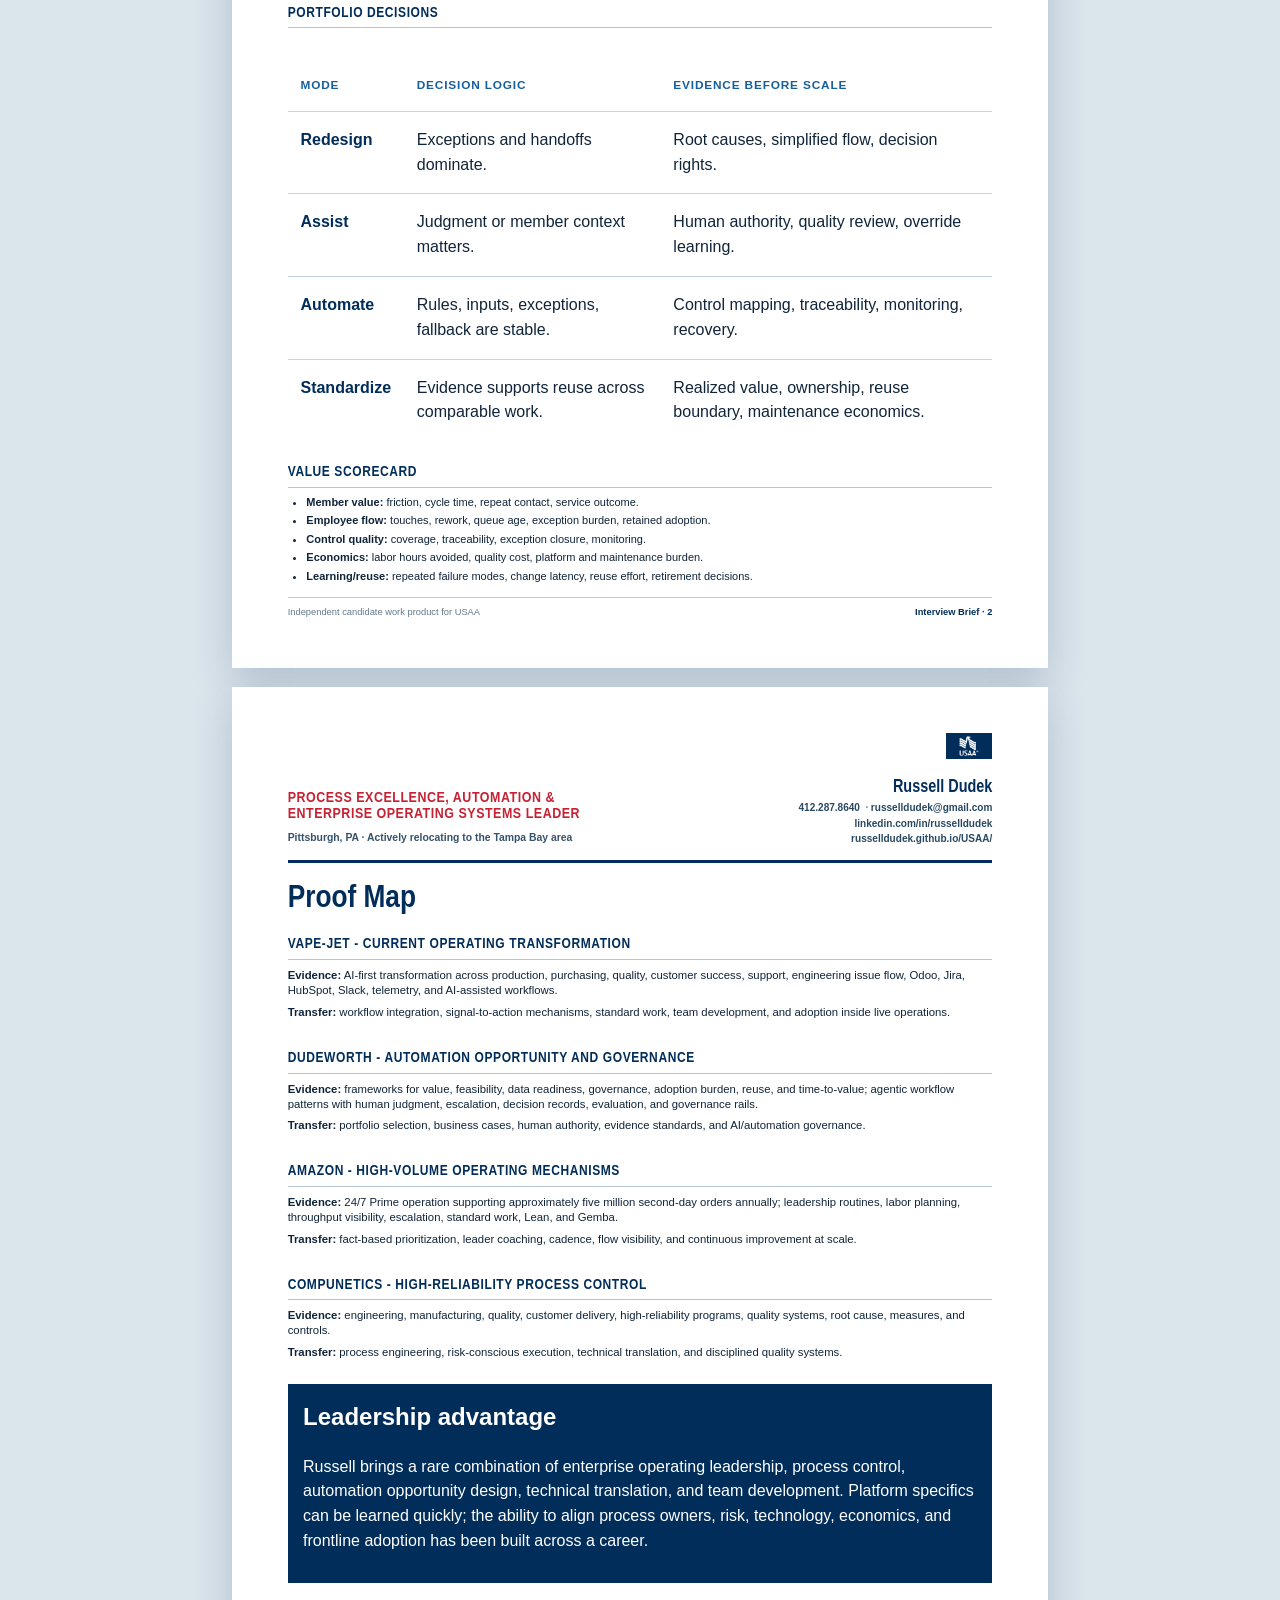
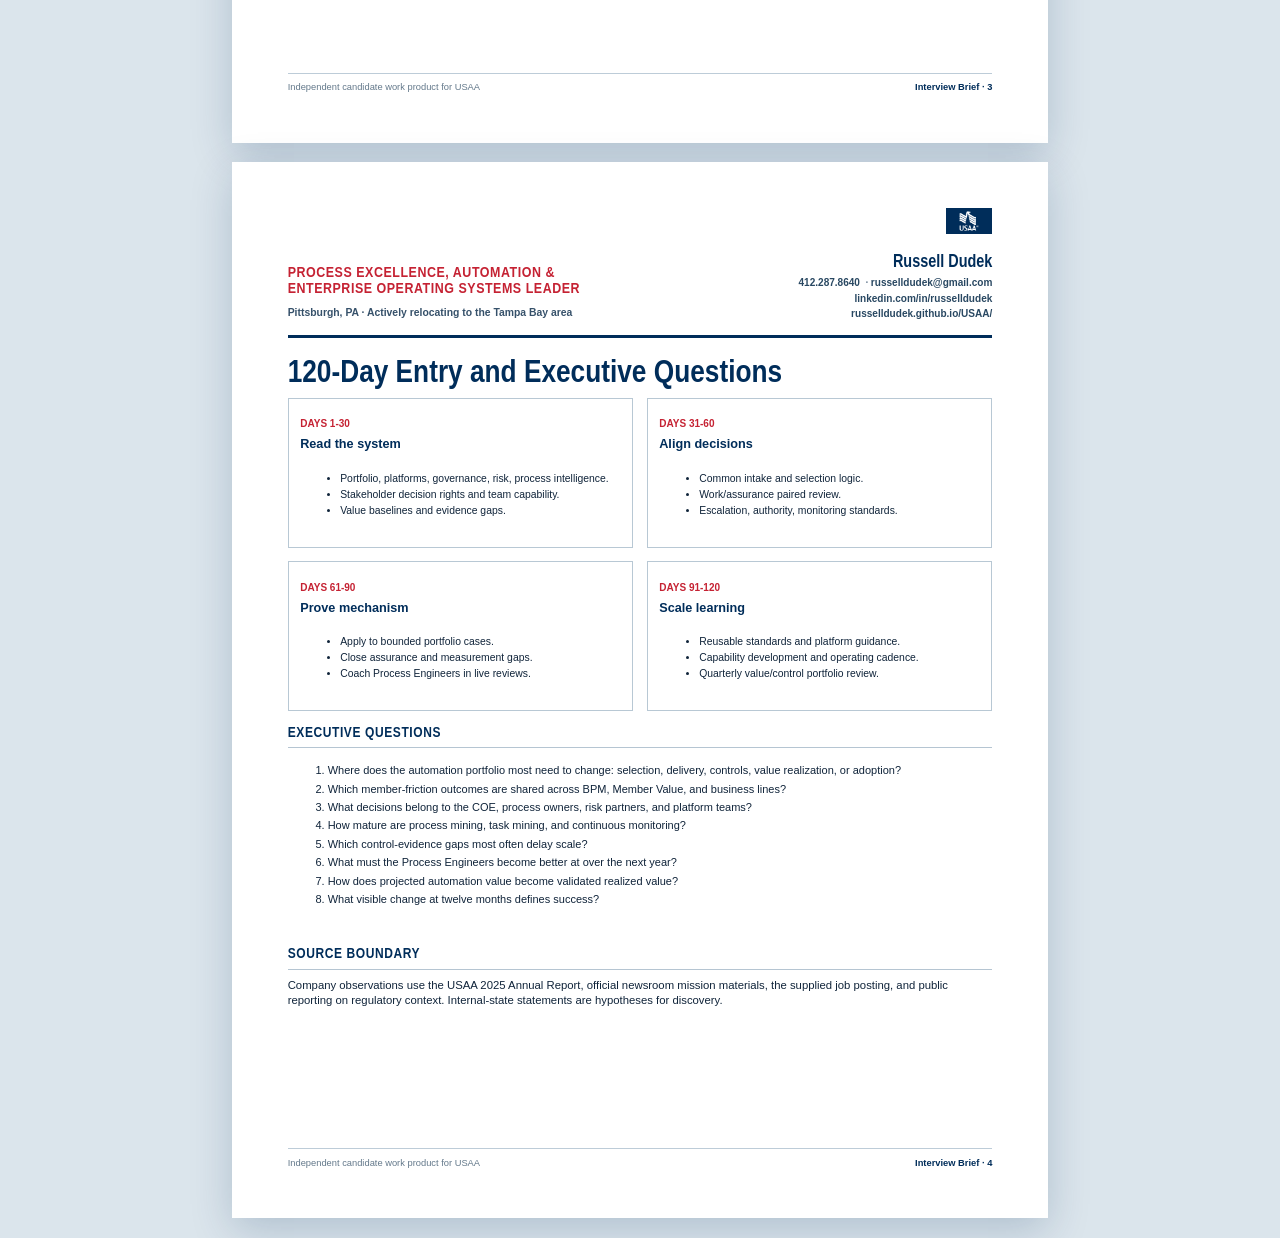
<file: interview-brief.html>
<!doctype html><html><head><meta charset="utf-8"><meta name="viewport" content="width=device-width,initial-scale=1"><title>USAA Interview Thesis Brief - Russell Dudek</title><link rel="stylesheet" href="styles.css"></head><body class="doc-body"><div class="doc-toolbar no-print"><a class="primary" href="docs/Russell-Dudek-USAA-Interview-Thesis-Brief.pdf">Download PDF</a><button onclick="window.print()">Print</button><a href="index.html">Candidate Vision</a></div><main class="document"><section class="paper"><div class="doc-header"><div><div class="doc-name">Russell Dudek</div><div class="doc-role">Process Excellence, Automation &amp; Enterprise Operating Systems Leader</div></div><div class="doc-contact"><img alt="USAA" class="doc-logo" src="assets/brand/usaa-logo-official.png"><strong>Russell Dudek</strong><br>Pittsburgh, PA · Planning relocation to Tampa/St. Petersburg<br><a href="tel:+14122878640">412.287.8640</a> · <a href="mailto:russelldudek@gmail.com">russelldudek@gmail.com</a><br><a href="https://www.linkedin.com/in/russelldudek">linkedin.com/in/russelldudek</a><br><a href="https://russelldudek.github.io/USAA/">russelldudek.github.io/USAA/</a></div></div><h1 class="brief-title">Interview Thesis Brief</h1><div class="doc-callout"><h2>Candidate thesis</h2><p><strong>Scale the workflow and its assurance together.</strong> Automation should improve member value, employee flow, control evidence, and operating ownership as one system.</p></div><div class="doc-section"><h2>Real mandate</h2><p>Build and lead a process-automation portfolio and team that can identify the right work, select fit-for-purpose platforms, use process intelligence, embed risk and compliance, prove value against KPIs, and convert successful automations into a durable enterprise capability.</p></div><div class="doc-section"><h2>Why now</h2><ul><li>USAA's 2025 public reporting emphasizes member value, simpler digital experiences, improved claims processing, reduced paperwork, and more seamless integration across products and services.</li><li>The role explicitly places risk identification, measurement, monitoring, and control inside the Process Excellence mandate.</li><li>At USAA's scale, automation choices become enterprise operating choices: they shape service, evidence, accountability, and member trust.</li></ul></div><div class="doc-section"><h2>Operating tensions</h2><div class="mini-grid"><div class="mini-box"><h3>Speed / assurance</h3><p>Reduce friction while strengthening control evidence.</p></div><div class="mini-box"><h3>Standard / variation</h3><p>Create enterprise discipline without flattening legitimate business differences.</p></div><div class="mini-box"><h3>Platform / process</h3><p>Select tools from business and process needs, not vendor gravity.</p></div><div class="mini-box"><h3>ROI / member value</h3><p>Connect economics to visible operating outcomes.</p></div><div class="mini-box"><h3>COE / ownership</h3><p>Centralize capability while keeping outcomes with process owners.</p></div><div class="mini-box"><h3>Automation / judgment</h3><p>Retain human authority where context materially affects the decision.</p></div></div></div><div class="doc-footer"><span>Independent candidate work product for USAA</span><span class="page-number">Interview Brief · 1</span></div></section><section class="paper brief-model-page"><div class="doc-header"><div><div class="doc-name">Russell Dudek</div><div class="doc-role">Process Excellence, Automation &amp; Enterprise Operating Systems Leader</div></div><div class="doc-contact"><img alt="USAA" class="doc-logo" src="assets/brand/usaa-logo-official.png"><strong>Russell Dudek</strong><br>Pittsburgh, PA · Planning relocation to Tampa/St. Petersburg<br><a href="tel:+14122878640">412.287.8640</a> · <a href="mailto:russelldudek@gmail.com">russelldudek@gmail.com</a><br><a href="https://www.linkedin.com/in/russelldudek">linkedin.com/in/russelldudek</a><br><a href="https://russelldudek.github.io/USAA/">russelldudek.github.io/USAA/</a></div></div><h1 class="brief-title">The Automation Assurance Twin</h1><div class="doc-section"><h2>Two synchronized views</h2><div class="doc-columns"><div><h3>Work plane</h3><ul><li>Member or employee need</li><li>Process steps and handoffs</li><li>Decision logic and exceptions</li><li>Outcome and service effect</li></ul></div><div><h3>Assurance plane</h3><ul><li>Named process and control owner</li><li>Human and machine authority</li><li>Evidence, logs, and traceability</li><li>Monitoring, fallback, and review</li></ul></div></div></div><div class="doc-section"><h2>Portfolio decisions</h2><table class="decision-table"><tr><th>Mode</th><th>Decision logic</th><th>Evidence before scale</th></tr><tr><td><strong>Redesign</strong></td><td>Exceptions and handoffs dominate.</td><td>Root causes, simplified flow, decision rights.</td></tr><tr><td><strong>Assist</strong></td><td>Judgment or member context matters.</td><td>Human authority, quality review, override learning.</td></tr><tr><td><strong>Automate</strong></td><td>Rules, inputs, exceptions, fallback are stable.</td><td>Control mapping, traceability, monitoring, recovery.</td></tr><tr><td><strong>Standardize</strong></td><td>Evidence supports reuse across comparable work.</td><td>Realized value, ownership, reuse boundary, maintenance economics.</td></tr></table></div><div class="doc-section"><h2>Value scorecard</h2><ul><li><strong>Member value:</strong> friction, cycle time, repeat contact, service outcome.</li><li><strong>Employee flow:</strong> touches, rework, queue age, exception burden, retained adoption.</li><li><strong>Control quality:</strong> coverage, traceability, exception closure, monitoring.</li><li><strong>Economics:</strong> labor hours avoided, quality cost, platform and maintenance burden.</li><li><strong>Learning/reuse:</strong> repeated failure modes, change latency, reuse effort, retirement decisions.</li></ul></div><div class="doc-footer"><span>Independent candidate work product for USAA</span><span class="page-number">Interview Brief · 2</span></div></section><section class="paper"><div class="doc-header"><div><div class="doc-name">Russell Dudek</div><div class="doc-role">Process Excellence, Automation &amp; Enterprise Operating Systems Leader</div></div><div class="doc-contact"><img alt="USAA" class="doc-logo" src="assets/brand/usaa-logo-official.png"><strong>Russell Dudek</strong><br>Pittsburgh, PA · Planning relocation to Tampa/St. Petersburg<br><a href="tel:+14122878640">412.287.8640</a> · <a href="mailto:russelldudek@gmail.com">russelldudek@gmail.com</a><br><a href="https://www.linkedin.com/in/russelldudek">linkedin.com/in/russelldudek</a><br><a href="https://russelldudek.github.io/USAA/">russelldudek.github.io/USAA/</a></div></div><h1 class="brief-title">Proof Map</h1><div class="doc-section"><h2>Vape-Jet - current operating transformation</h2><p><strong>Evidence:</strong> AI-first transformation across production, purchasing, quality, customer success, support, engineering issue flow, Odoo, Jira, HubSpot, Slack, telemetry, and AI-assisted workflows.</p><p><strong>Transfer:</strong> workflow integration, signal-to-action mechanisms, standard work, team development, and adoption inside live operations.</p></div><div class="doc-section"><h2>DudeWorth - automation opportunity and governance</h2><p><strong>Evidence:</strong> frameworks for value, feasibility, data readiness, governance, adoption burden, reuse, and time-to-value; agentic workflow patterns with human judgment, escalation, decision records, evaluation, and governance rails.</p><p><strong>Transfer:</strong> portfolio selection, business cases, human authority, evidence standards, and AI/automation governance.</p></div><div class="doc-section"><h2>Amazon - high-volume operating mechanisms</h2><p><strong>Evidence:</strong> 24/7 Prime operation supporting approximately five million second-day orders annually; leadership routines, labor planning, throughput visibility, escalation, standard work, Lean, and Gemba.</p><p><strong>Transfer:</strong> fact-based prioritization, leader coaching, cadence, flow visibility, and continuous improvement at scale.</p></div><div class="doc-section"><h2>Compunetics - high-reliability process control</h2><p><strong>Evidence:</strong> engineering, manufacturing, quality, customer delivery, high-reliability programs, quality systems, root cause, measures, and controls.</p><p><strong>Transfer:</strong> process engineering, risk-conscious execution, technical translation, and disciplined quality systems.</p></div><div class="doc-callout"><h2>Leadership advantage</h2><p>Russell brings a rare combination of enterprise operating leadership, process control, automation opportunity design, technical translation, and team development. Platform specifics can be learned quickly; the ability to align process owners, risk, technology, economics, and frontline adoption has been built across a career.</p></div><div class="doc-footer"><span>Independent candidate work product for USAA</span><span class="page-number">Interview Brief · 3</span></div></section><section class="paper"><div class="doc-header"><div><div class="doc-name">Russell Dudek</div><div class="doc-role">Process Excellence, Automation &amp; Enterprise Operating Systems Leader</div></div><div class="doc-contact"><img alt="USAA" class="doc-logo" src="assets/brand/usaa-logo-official.png"><strong>Russell Dudek</strong><br>Pittsburgh, PA · Planning relocation to Tampa/St. Petersburg<br><a href="tel:+14122878640">412.287.8640</a> · <a href="mailto:russelldudek@gmail.com">russelldudek@gmail.com</a><br><a href="https://www.linkedin.com/in/russelldudek">linkedin.com/in/russelldudek</a><br><a href="https://russelldudek.github.io/USAA/">russelldudek.github.io/USAA/</a></div></div><h1 class="brief-title">120-Day Entry and Executive Questions</h1><div class="plan-grid"><div class="plan-card"><b>Days 1-30</b><h3>Read the system</h3><ul><li>Portfolio, platforms, governance, risk, process intelligence.</li><li>Stakeholder decision rights and team capability.</li><li>Value baselines and evidence gaps.</li></ul></div><div class="plan-card"><b>Days 31-60</b><h3>Align decisions</h3><ul><li>Common intake and selection logic.</li><li>Work/assurance paired review.</li><li>Escalation, authority, monitoring standards.</li></ul></div><div class="plan-card"><b>Days 61-90</b><h3>Prove mechanism</h3><ul><li>Apply to bounded portfolio cases.</li><li>Close assurance and measurement gaps.</li><li>Coach Process Engineers in live reviews.</li></ul></div><div class="plan-card"><b>Days 91-120</b><h3>Scale learning</h3><ul><li>Reusable standards and platform guidance.</li><li>Capability development and operating cadence.</li><li>Quarterly value/control portfolio review.</li></ul></div></div><div class="doc-section"><h2>Executive questions</h2><ol><li>Where does the automation portfolio most need to change: selection, delivery, controls, value realization, or adoption?</li><li>Which member-friction outcomes are shared across BPM, Member Value, and business lines?</li><li>What decisions belong to the COE, process owners, risk partners, and platform teams?</li><li>How mature are process mining, task mining, and continuous monitoring?</li><li>Which control-evidence gaps most often delay scale?</li><li>What must the Process Engineers become better at over the next year?</li><li>How does projected automation value become validated realized value?</li><li>What visible change at twelve months defines success?</li></ol></div><div class="doc-section"><h2>Source boundary</h2><p>Company observations use the USAA 2025 Annual Report, official newsroom mission materials, the supplied job posting, and public reporting on regulatory context. Internal-state statements are hypotheses for discovery.</p></div><div class="doc-footer"><span>Independent candidate work product for USAA</span><span class="page-number">Interview Brief · 4</span></div></section></main></body></html>
</file>
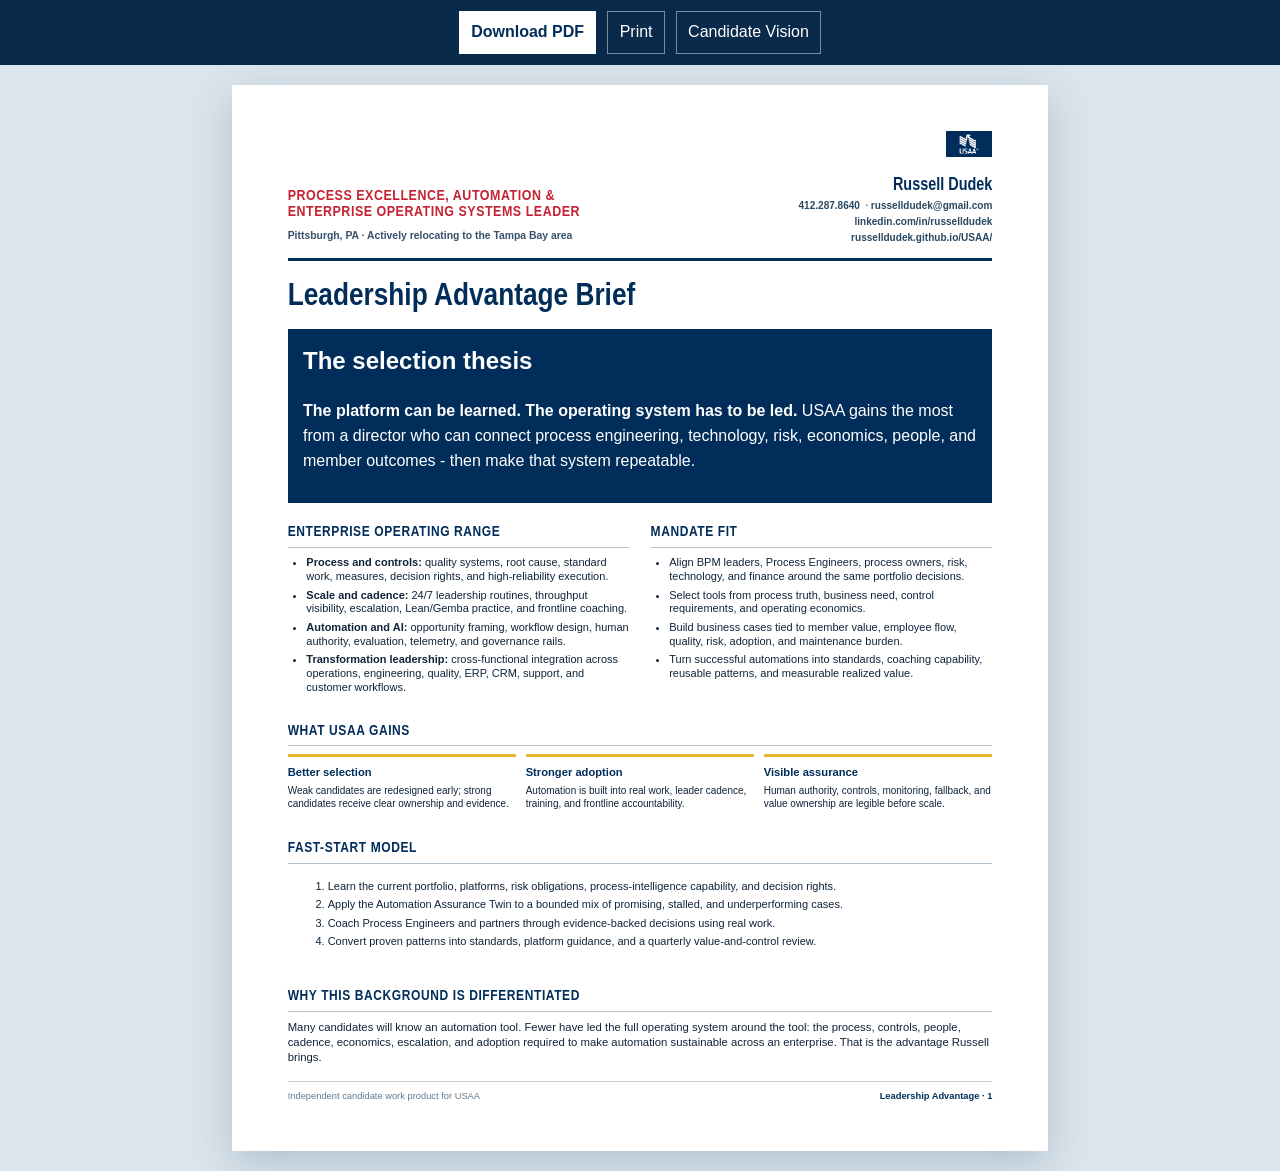
<file: leadership-advantage.html>
<!doctype html><html><head><meta charset="utf-8"><meta name="viewport" content="width=device-width,initial-scale=1"><title>USAA Leadership Advantage Brief - Russell Dudek</title><link rel="stylesheet" href="styles.css"></head><body class="doc-body"><div class="doc-toolbar no-print"><a class="primary" href="docs/Russell-Dudek-USAA-Leadership-Advantage.pdf">Download PDF</a><button onclick="window.print()">Print</button><a href="index.html">Candidate Vision</a></div><main class="document"><section class="paper"><div class="doc-header"><div><div class="doc-name">Russell Dudek</div><div class="doc-role">Process Excellence, Automation &amp; Enterprise Operating Systems Leader</div></div><div class="doc-contact"><img class="doc-logo" src="assets/brand/usaa-logo-official.png" alt="USAA"><strong>Russell Dudek</strong><br>Pittsburgh, PA · Planning relocation to Tampa/St. Petersburg<br><a href="tel:+14122878640">412.287.8640</a> · <a href="mailto:russelldudek@gmail.com">russelldudek@gmail.com</a><br><a href="https://www.linkedin.com/in/russelldudek">linkedin.com/in/russelldudek</a><br><a href="https://russelldudek.github.io/USAA/">russelldudek.github.io/USAA/</a></div></div><h1 class="brief-title">Leadership Advantage Brief</h1><div class="doc-callout"><h2>The selection thesis</h2><p><strong>The platform can be learned. The operating system has to be led.</strong> USAA gains the most from a director who can connect process engineering, technology, risk, economics, people, and member outcomes - then make that system repeatable.</p></div><div class="doc-columns"><div class="doc-section"><h2>Enterprise operating range</h2><ul><li><strong>Process and controls:</strong> quality systems, root cause, standard work, measures, decision rights, and high-reliability execution.</li><li><strong>Scale and cadence:</strong> 24/7 leadership routines, throughput visibility, escalation, Lean/Gemba practice, and frontline coaching.</li><li><strong>Automation and AI:</strong> opportunity framing, workflow design, human authority, evaluation, telemetry, and governance rails.</li><li><strong>Transformation leadership:</strong> cross-functional integration across operations, engineering, quality, ERP, CRM, support, and customer workflows.</li></ul></div><div class="doc-section"><h2>Mandate fit</h2><ul><li>Align BPM leaders, Process Engineers, process owners, risk, technology, and finance around the same portfolio decisions.</li><li>Select tools from process truth, business need, control requirements, and operating economics.</li><li>Build business cases tied to member value, employee flow, quality, risk, adoption, and maintenance burden.</li><li>Turn successful automations into standards, coaching capability, reusable patterns, and measurable realized value.</li></ul></div></div><div class="doc-section"><h2>What USAA gains</h2><div class="mini-grid"><div class="mini-box"><h3>Better selection</h3><p>Weak candidates are redesigned early; strong candidates receive clear ownership and evidence.</p></div><div class="mini-box"><h3>Stronger adoption</h3><p>Automation is built into real work, leader cadence, training, and frontline accountability.</p></div><div class="mini-box"><h3>Visible assurance</h3><p>Human authority, controls, monitoring, fallback, and value ownership are legible before scale.</p></div></div></div><div class="doc-section"><h2>Fast-start model</h2><ol><li>Learn the current portfolio, platforms, risk obligations, process-intelligence capability, and decision rights.</li><li>Apply the Automation Assurance Twin to a bounded mix of promising, stalled, and underperforming cases.</li><li>Coach Process Engineers and partners through evidence-backed decisions using real work.</li><li>Convert proven patterns into standards, platform guidance, and a quarterly value-and-control review.</li></ol></div><div class="doc-section"><h2>Why this background is differentiated</h2><p>Many candidates will know an automation tool. Fewer have led the full operating system around the tool: the process, controls, people, cadence, economics, escalation, and adoption required to make automation sustainable across an enterprise. That is the advantage Russell brings.</p></div><div class="doc-footer"><span>Independent candidate work product for USAA</span><span class="page-number">Leadership Advantage · 1</span></div></section></main></body></html>
</file>
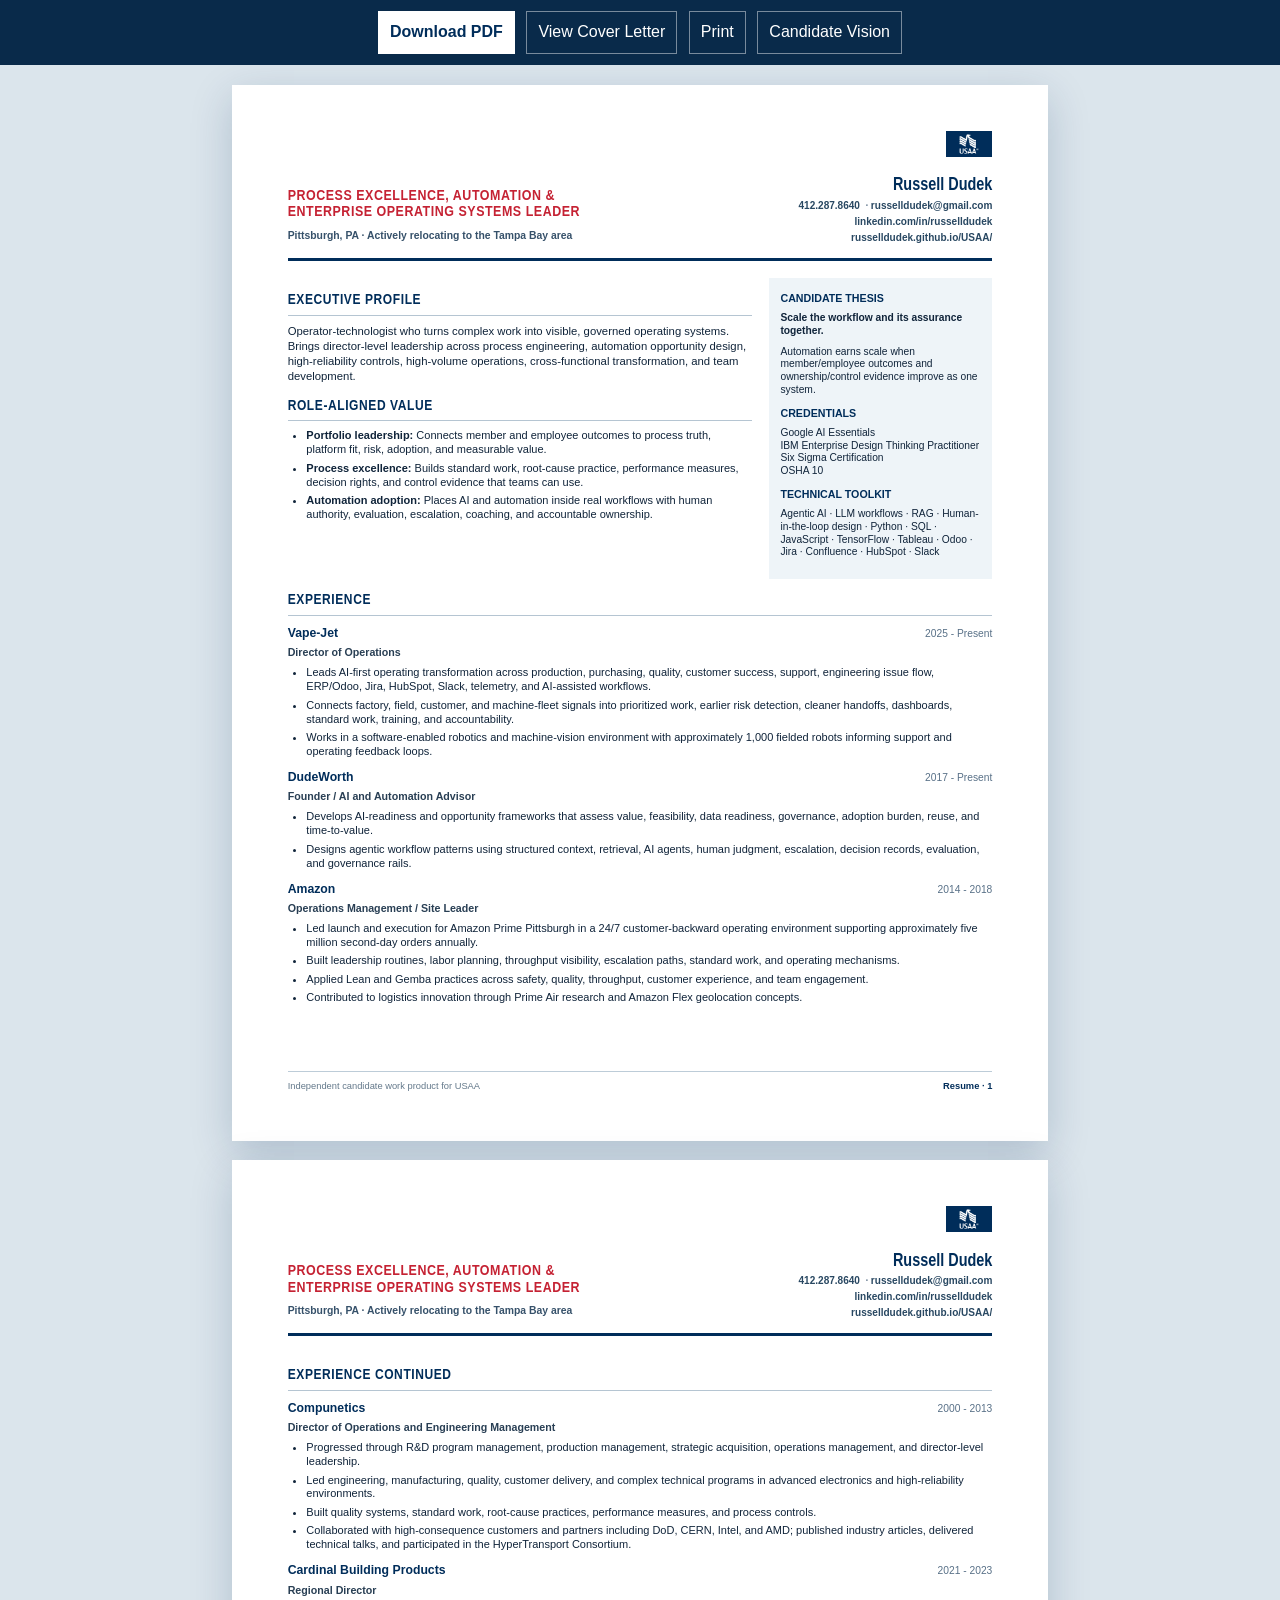
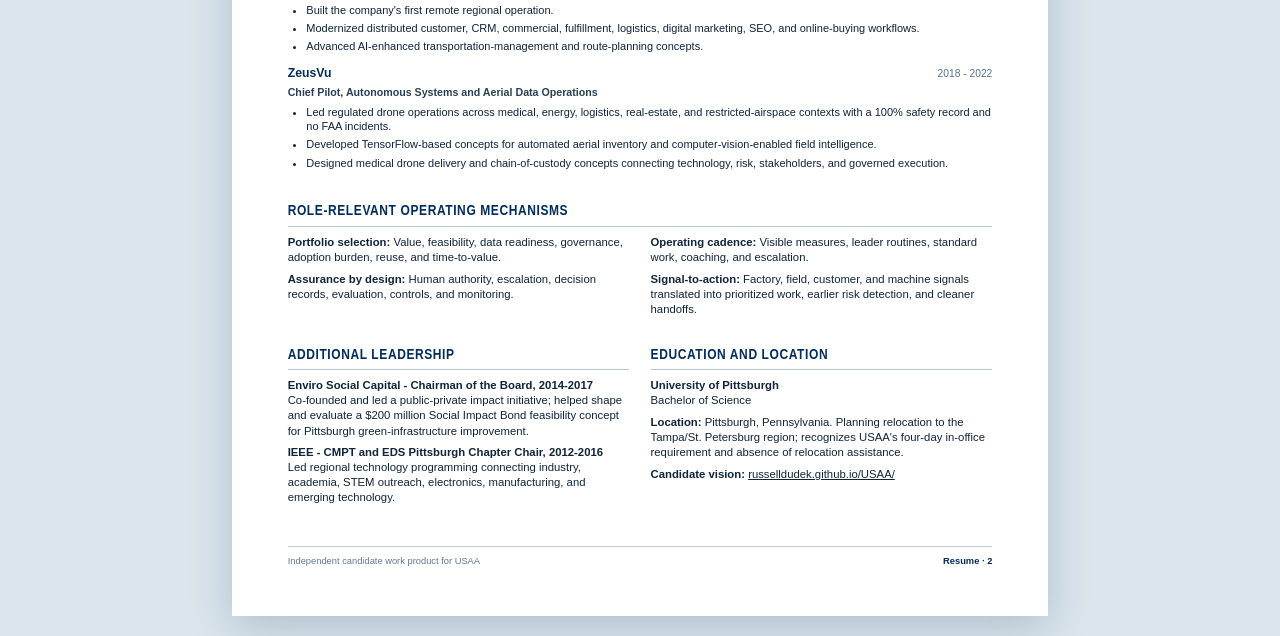
<file: resume.html>
<!doctype html><html><head><meta charset="utf-8"><meta name="viewport" content="width=device-width,initial-scale=1"><title>Russell Dudek - USAA Resume</title><link rel="stylesheet" href="styles.css"></head><body class="doc-body"><div class="doc-toolbar no-print"><a class="primary" href="docs/Russell-Dudek-USAA-Resume.pdf">Download PDF</a><a href="cover-letter.html">View Cover Letter</a><button onclick="window.print()">Print</button><a href="index.html">Candidate Vision</a></div><main class="document"><h1 class="sr-only">Russell Dudek resume for USAA Director, Process Excellence - Process Automation</h1><section class="paper"><div class="doc-header"><div><div class="doc-name">Russell Dudek</div><div class="doc-role">Process Excellence, Automation &amp; Enterprise Operating Systems Leader</div></div><div class="doc-contact"><img alt="USAA" class="doc-logo" src="assets/brand/usaa-logo-official.png"><strong>Russell Dudek</strong><br>Pittsburgh, PA · Planning relocation to Tampa/St. Petersburg<br><a href="tel:+14122878640">412.287.8640</a> · <a href="mailto:russelldudek@gmail.com">russelldudek@gmail.com</a><br><a href="https://www.linkedin.com/in/russelldudek">linkedin.com/in/russelldudek</a><br><a href="https://russelldudek.github.io/USAA/">russelldudek.github.io/USAA/</a></div></div><div class="resume-summary"><div><div class="doc-section"><h2>Executive profile</h2><p>Operator-technologist who turns complex work into visible, governed operating systems. Brings director-level leadership across process engineering, automation opportunity design, high-reliability controls, high-volume operations, cross-functional transformation, and team development.</p></div><div class="doc-section"><h2>Role-aligned value</h2><ul><li><strong>Portfolio leadership:</strong> Connects member and employee outcomes to process truth, platform fit, risk, adoption, and measurable value.</li><li><strong>Process excellence:</strong> Builds standard work, root-cause practice, performance measures, decision rights, and control evidence that teams can use.</li><li><strong>Automation adoption:</strong> Places AI and automation inside real workflows with human authority, evaluation, escalation, coaching, and accountable ownership.</li></ul></div></div><aside class="resume-sidebar"><h3>Candidate thesis</h3><p><strong>Scale the workflow and its assurance together.</strong></p><p>Automation earns scale when member/employee outcomes and ownership/control evidence improve as one system.</p><h3>Credentials</h3><p>Google AI Essentials<br>IBM Enterprise Design Thinking Practitioner<br>Six Sigma Certification<br>OSHA 10</p><h3>Technical toolkit</h3><p>Agentic AI · LLM workflows · RAG · Human-in-the-loop design · Python · SQL · JavaScript · TensorFlow · Tableau · Odoo · Jira · Confluence · HubSpot · Slack</p></aside></div><div class="doc-section"><h2>Experience</h2><div class="experience"><div class="exp-head"><strong>Vape-Jet</strong><span>2025 - Present</span></div><div class="exp-title">Director of Operations</div><ul><li>Leads AI-first operating transformation across production, purchasing, quality, customer success, support, engineering issue flow, ERP/Odoo, Jira, HubSpot, Slack, telemetry, and AI-assisted workflows.</li><li>Connects factory, field, customer, and machine-fleet signals into prioritized work, earlier risk detection, cleaner handoffs, dashboards, standard work, training, and accountability.</li><li>Works in a software-enabled robotics and machine-vision environment with approximately 1,000 fielded robots informing support and operating feedback loops.</li></ul></div><div class="experience"><div class="exp-head"><strong>DudeWorth</strong><span>2017 - Present</span></div><div class="exp-title">Founder / AI and Automation Advisor</div><ul><li>Develops AI-readiness and opportunity frameworks that assess value, feasibility, data readiness, governance, adoption burden, reuse, and time-to-value.</li><li>Designs agentic workflow patterns using structured context, retrieval, AI agents, human judgment, escalation, decision records, evaluation, and governance rails.</li></ul></div><div class="experience"><div class="exp-head"><strong>Amazon</strong><span>2014 - 2018</span></div><div class="exp-title">Operations Management / Site Leader</div><ul><li>Led launch and execution for Amazon Prime Pittsburgh in a 24/7 customer-backward operating environment supporting approximately five million second-day orders annually.</li><li>Built leadership routines, labor planning, throughput visibility, escalation paths, standard work, and operating mechanisms.</li><li>Applied Lean and Gemba practices across safety, quality, throughput, customer experience, and team engagement.</li><li>Contributed to logistics innovation through Prime Air research and Amazon Flex geolocation concepts.</li></ul></div></div><div class="doc-footer"><span>Independent candidate work product for USAA</span><span class="page-number">Resume · 1</span></div></section><section class="paper"><div class="doc-header"><div><div class="doc-name">Russell Dudek</div><div class="doc-role">Process Excellence, Automation &amp; Enterprise Operating Systems Leader</div></div><div class="doc-contact"><img alt="USAA" class="doc-logo" src="assets/brand/usaa-logo-official.png"><strong>Russell Dudek</strong><br>Pittsburgh, PA · Planning relocation to Tampa/St. Petersburg<br><a href="tel:+14122878640">412.287.8640</a> · <a href="mailto:russelldudek@gmail.com">russelldudek@gmail.com</a><br><a href="https://www.linkedin.com/in/russelldudek">linkedin.com/in/russelldudek</a><br><a href="https://russelldudek.github.io/USAA/">russelldudek.github.io/USAA/</a></div></div><div class="doc-section"><h2>Experience continued</h2><div class="experience"><div class="exp-head"><strong>Compunetics</strong><span>2000 - 2013</span></div><div class="exp-title">Director of Operations and Engineering Management</div><ul><li>Progressed through R&amp;D program management, production management, strategic acquisition, operations management, and director-level leadership.</li><li>Led engineering, manufacturing, quality, customer delivery, and complex technical programs in advanced electronics and high-reliability environments.</li><li>Built quality systems, standard work, root-cause practices, performance measures, and process controls.</li><li>Collaborated with high-consequence customers and partners including DoD, CERN, Intel, and AMD; published industry articles, delivered technical talks, and participated in the HyperTransport Consortium.</li></ul></div><div class="experience"><div class="exp-head"><strong>Cardinal Building Products</strong><span>2021 - 2023</span></div><div class="exp-title">Regional Director</div><ul><li>Built the company's first remote regional operation.</li><li>Modernized distributed customer, CRM, commercial, fulfillment, logistics, digital marketing, SEO, and online-buying workflows.</li><li>Advanced AI-enhanced transportation-management and route-planning concepts.</li></ul></div><div class="experience"><div class="exp-head"><strong>ZeusVu</strong><span>2018 - 2022</span></div><div class="exp-title">Chief Pilot, Autonomous Systems and Aerial Data Operations</div><ul><li>Led regulated drone operations across medical, energy, logistics, real-estate, and restricted-airspace contexts with a 100% safety record and no FAA incidents.</li><li>Developed TensorFlow-based concepts for automated aerial inventory and computer-vision-enabled field intelligence.</li><li>Designed medical drone delivery and chain-of-custody concepts connecting technology, risk, stakeholders, and governed execution.</li></ul></div></div><div class="doc-section"><h2>Role-relevant operating mechanisms</h2><div class="doc-columns"><div><p><strong>Portfolio selection:</strong> Value, feasibility, data readiness, governance, adoption burden, reuse, and time-to-value.</p><p><strong>Assurance by design:</strong> Human authority, escalation, decision records, evaluation, controls, and monitoring.</p></div><div><p><strong>Operating cadence:</strong> Visible measures, leader routines, standard work, coaching, and escalation.</p><p><strong>Signal-to-action:</strong> Factory, field, customer, and machine signals translated into prioritized work, earlier risk detection, and cleaner handoffs.</p></div></div></div><div class="doc-columns"><div class="doc-section"><h2>Additional leadership</h2><p><strong>Enviro Social Capital - Chairman of the Board, 2014-2017</strong><br>Co-founded and led a public-private impact initiative; helped shape and evaluate a $200 million Social Impact Bond feasibility concept for Pittsburgh green-infrastructure improvement.</p><p><strong>IEEE - CMPT and EDS Pittsburgh Chapter Chair, 2012-2016</strong><br>Led regional technology programming connecting industry, academia, STEM outreach, electronics, manufacturing, and emerging technology.</p></div><div class="doc-section"><h2>Education and location</h2><p><strong>University of Pittsburgh</strong><br>Bachelor of Science</p><p><strong>Location:</strong> Pittsburgh, Pennsylvania. Planning relocation to the Tampa/St. Petersburg region; recognizes USAA's four-day in-office requirement and absence of relocation assistance.</p><p><strong>Candidate vision:</strong> <a href="https://russelldudek.github.io/USAA/">russelldudek.github.io/USAA/</a></p></div></div><div class="doc-footer"><span>Independent candidate work product for USAA</span><span class="page-number">Resume · 2</span></div></section></main></body></html>
</file>
<file: styles.css>
@import url("brand-tokens.css");
*{box-sizing:border-box}html{scroll-behavior:smooth}body{margin:0;font-family:var(--font-sans);color:var(--ink);background:var(--paper);line-height:1.55}a{color:inherit}img{max-width:100%;height:auto}.skip{position:absolute;left:-999px}.skip:focus{left:1rem;top:1rem;background:#fff;padding:.65rem 1rem;z-index:999}
.site-header{position:sticky;top:0;z-index:50;background:rgba(255,255,255,.96);backdrop-filter:blur(10px);border-bottom:1px solid rgba(0,45,90,.12)}.nav{max-width:1180px;margin:auto;display:flex;align-items:center;justify-content:space-between;padding:.75rem 1.25rem}.candidate-id{font-weight:800;letter-spacing:.01em;color:var(--usaa-navy)}.nav-links{display:flex;gap:1rem;align-items:center}.nav-links a{text-decoration:none;font-size:.86rem;font-weight:700;color:#31516d}.nav-links a:hover,.nav-links a:focus-visible{color:var(--usaa-blue)}.nav-links .nav-primary{background:var(--usaa-navy);color:white;padding:.65rem .9rem;border-radius:3px}.menu-btn{display:none;border:0;background:transparent;font-size:1.4rem;color:var(--usaa-navy)}
.hero{background:var(--usaa-navy);color:white;min-height:720px;position:relative;overflow:hidden}.hero:before{content:"";position:absolute;inset:-22% -5% auto auto;width:55%;height:80%;background:radial-gradient(circle,rgba(120,184,216,.25),transparent 68%);pointer-events:none}.hero-inner{max-width:1180px;margin:auto;padding:3.1rem 1.25rem 4rem}.employer-lockup{display:flex;align-items:center;gap:1rem;margin-bottom:2.2rem}.employer-lockup img{width:132px;display:block}.employer-copy{border-left:1px solid rgba(255,255,255,.32);padding-left:1rem;font-size:.85rem;letter-spacing:.06em;text-transform:uppercase}.employer-copy strong{display:block;font-size:.95rem;letter-spacing:.02em;text-transform:none}.hero-grid{display:grid;grid-template-columns:minmax(0,.95fr) minmax(500px,1.05fr);gap:4.5rem;align-items:center}.hero h1{font-family:var(--font-condensed);font-size:clamp(3.3rem,6vw,6.1rem);line-height:.92;letter-spacing:-.045em;margin:0 0 1.45rem;max-width:720px}.hero h1 span{color:var(--usaa-gold)}.hero-lead{font-size:1.18rem;max-width:610px;color:#dbeaf4}.hero-proof{display:flex;gap:1.1rem;flex-wrap:wrap;margin-top:1.6rem}.hero-proof span{border-top:2px solid var(--usaa-red);padding-top:.45rem;font-size:.78rem;text-transform:uppercase;letter-spacing:.06em;color:#dce8f2}.hero-action{display:inline-flex;margin-top:1.6rem;text-decoration:none;background:#fff;color:var(--usaa-navy);font-weight:800;padding:.85rem 1.1rem;border-radius:3px}
.twin-shell{position:relative;background:linear-gradient(145deg,rgba(255,255,255,.08),rgba(255,255,255,.025));border:1px solid rgba(255,255,255,.18);padding:1.25rem 1.25rem 1.4rem;min-height:470px;box-shadow:0 30px 80px rgba(0,0,0,.2)}.twin-title{display:flex;justify-content:space-between;align-items:center;margin-bottom:1rem;font-size:.78rem;text-transform:uppercase;letter-spacing:.08em;color:#cce0ee}.decision-chip{background:var(--usaa-gold);color:#152d45;padding:.35rem .55rem;font-weight:900;letter-spacing:.02em}.twin-plane{position:relative;border:1px solid rgba(255,255,255,.2);padding:1rem 1rem 1.2rem;margin:.8rem 0;background:rgba(0,20,42,.25)}.twin-plane h3{margin:0 0 .8rem;font-size:.85rem;letter-spacing:.08em;text-transform:uppercase}.plane-track{height:72px;display:grid;grid-template-columns:repeat(4,1fr);gap:.55rem;position:relative}.plane-stage{border-left:2px solid rgba(255,255,255,.32);padding-left:.55rem;font-size:.74rem;color:#d6e3ec;display:flex;align-items:flex-end;position:relative}.plane-stage:before{content:"";position:absolute;top:9px;left:-6px;width:10px;height:10px;border-radius:50%;background:#fff}.work-plane .plane-stage:before{background:var(--usaa-gold)}.assurance-plane .plane-stage:before{background:var(--assurance-mint)}.track-signal{position:absolute;left:0;top:20px;width:30%;height:10px;background:linear-gradient(90deg,transparent,var(--usaa-gold),transparent);filter:drop-shadow(0 0 6px rgba(233,183,47,.8));animation:signal-run 4.8s linear infinite}.assurance-plane .track-signal{background:linear-gradient(90deg,transparent,var(--assurance-mint),transparent);filter:drop-shadow(0 0 6px rgba(127,210,193,.8));animation-delay:.12s}.twin-links{position:absolute;left:1.25rem;right:1.25rem;top:152px;height:137px;pointer-events:none}.twin-links i{position:absolute;width:1px;background:rgba(127,210,193,.45);top:0;bottom:0;animation:link-pulse 2.8s ease-in-out infinite}.twin-links i:nth-child(1){left:13%}.twin-links i:nth-child(2){left:38%;animation-delay:.2s}.twin-links i:nth-child(3){left:63%;animation-delay:.4s}.twin-links i:nth-child(4){left:88%;animation-delay:.6s}.twin-readout{display:grid;grid-template-columns:1.2fr .8fr;gap:.8rem;margin-top:1rem}.readout-copy{border-top:1px solid rgba(255,255,255,.2);padding-top:.8rem}.readout-copy strong{display:block;font-size:1.05rem}.readout-copy span{display:block;font-size:.78rem;color:#c9dbe8;margin-top:.3rem}.sync-meter{display:flex;align-items:flex-end;gap:.3rem;justify-content:flex-end}.sync-meter i{width:12px;background:var(--assurance-mint);height:22px;animation:meter 1.8s ease-in-out infinite}.sync-meter i:nth-child(2){height:35px;animation-delay:.15s}.sync-meter i:nth-child(3){height:48px;animation-delay:.3s}.sync-meter i:nth-child(4){height:61px;animation-delay:.45s}.twin-shell.is-lagging .assurance-plane .track-signal{animation-duration:7.8s;opacity:.5}.twin-shell.is-lagging .twin-links i:nth-child(3),.twin-shell.is-lagging .twin-links i:nth-child(4){background:var(--usaa-red);opacity:.45}.twin-shell.is-hold .track-signal{animation-play-state:paused;opacity:.25}.twin-shell.is-human .work-plane .track-signal{width:18%;animation-duration:6.6s}.twin-shell.is-human .plane-stage:nth-child(3):before{transform:scale(1.6);box-shadow:0 0 0 6px rgba(233,183,47,.15)}
@keyframes signal-run{from{transform:translateX(-55%)}to{transform:translateX(330%)}}@keyframes link-pulse{0%,100%{opacity:.25}50%{opacity:1}}@keyframes meter{0%,100%{opacity:.45;transform:scaleY(.75)}50%{opacity:1;transform:scaleY(1)}}
.section{padding:6rem 1.25rem}.section-inner{max-width:1120px;margin:auto}.section-dark{background:#07213c;color:white}.section-mist{background:var(--mist)}.kicker{font-size:.76rem;font-weight:900;text-transform:uppercase;letter-spacing:.12em;color:var(--usaa-red);margin-bottom:.85rem}.section h2{font-family:var(--font-condensed);font-size:clamp(2.2rem,4vw,4.2rem);line-height:1;letter-spacing:-.035em;margin:0 0 1.2rem;color:var(--usaa-navy)}.section-dark h2{color:white}.section-intro{font-size:1.12rem;max-width:760px;color:var(--muted)}.section-dark .section-intro{color:#c9d9e6}.moment-grid{display:grid;grid-template-columns:.88fr 1.12fr;gap:5rem;align-items:start}.moment-stat{border-top:5px solid var(--usaa-gold);padding-top:1rem;margin-top:2rem}.moment-stat strong{font-family:var(--font-condensed);font-size:3.2rem;color:var(--usaa-navy);display:block}.pressure-list{counter-reset:p}.pressure-row{counter-increment:p;display:grid;grid-template-columns:56px 1fr 1fr;gap:1.5rem;padding:1.35rem 0;border-top:1px solid var(--line)}.pressure-row:before{content:"0" counter(p);font-family:var(--font-condensed);font-size:1.5rem;color:var(--usaa-red);font-weight:800}.pressure-row strong{font-size:1.04rem}.pressure-row p{margin:0;color:var(--muted)}
.model-layout{display:grid;grid-template-columns:300px 1fr;gap:3.5rem;margin-top:2.6rem}.scenario-panel{border-left:3px solid var(--usaa-red);padding-left:1.2rem}.scenario-panel h3{margin-top:0}.scenario-buttons{display:flex;flex-direction:column;gap:.55rem}.scenario-buttons button{font:inherit;text-align:left;border:1px solid #8ca7ba;background:transparent;color:white;padding:.75rem .8rem;cursor:pointer}.scenario-buttons button[aria-selected="true"]{background:white;color:var(--usaa-navy);font-weight:900;border-color:white}.scenario-buttons button:focus-visible{outline:3px solid var(--usaa-gold);outline-offset:2px}.model-stage{position:relative;min-height:450px}.model-stage .twin-shell{min-height:450px}.model-note{font-size:.76rem;color:#aac1d2;margin-top:.8rem}
.decision-table{width:100%;border-collapse:collapse;margin-top:2rem;background:white}.decision-table th,.decision-table td{padding:1rem .8rem;border-bottom:1px solid var(--line);vertical-align:top;text-align:left}.decision-table th{font-size:.74rem;text-transform:uppercase;letter-spacing:.07em;color:var(--usaa-blue)}.decision-table tr:last-child td{border-bottom:0}.decision-table strong{color:var(--usaa-navy)}.decision-tag{font-size:.73rem;font-weight:900;letter-spacing:.05em;text-transform:uppercase;color:var(--usaa-red)}
.score-line{display:grid;grid-template-columns:170px 1fr 1fr;padding:1.2rem 0;border-top:1px solid #adc2d2;gap:1.2rem}.score-line strong{color:var(--usaa-navy)}.score-line span{color:var(--muted)}.score-line em{font-style:normal;color:#315f80}
.proof-river{margin-top:2.4rem;position:relative}.proof-river:before{content:"";position:absolute;left:27%;top:0;bottom:0;width:2px;background:linear-gradient(var(--usaa-gold),var(--usaa-red))}.proof-row{display:grid;grid-template-columns:25% 8% 1fr;gap:1.2rem;align-items:start;padding:1.2rem 0}.proof-row .date{font-size:.8rem;color:#a8c0d2}.proof-row .marker{width:14px;height:14px;background:var(--usaa-gold);border-radius:50%;margin:.3rem auto;position:relative;z-index:1}.proof-row strong{display:block;color:white}.proof-row p{margin:.25rem 0 0;color:#c4d5e1}.proof-row small{color:#8fb4ca}.proof-row:nth-child(2) .marker{background:#7ec4d9}.proof-row:nth-child(3) .marker{background:var(--assurance-mint)}.proof-row:nth-child(4) .marker{background:var(--usaa-red)}
.plan-band{display:grid;grid-template-columns:repeat(4,1fr);margin-top:2.2rem;border-top:4px solid var(--usaa-navy)}.plan-phase{padding:1.2rem 1rem 1.7rem;border-right:1px solid var(--line)}.plan-phase:last-child{border-right:0}.plan-phase b{display:block;color:var(--usaa-red);font-size:.75rem;text-transform:uppercase;letter-spacing:.08em}.plan-phase h3{color:var(--usaa-navy);margin:.4rem 0}.plan-phase p{color:var(--muted);font-size:.9rem}.objection-wrap{display:grid;grid-template-columns:.85fr 1.15fr;gap:4rem;align-items:start}.objection-question{font-family:var(--font-condensed);font-size:2.4rem;line-height:1.05;color:var(--usaa-gold)}.objection-answer{border-top:1px solid #5f7991;padding-top:1rem}.objection-answer h3{margin:0;color:white}.objection-answer p{color:#cbd9e4}.question-list{columns:2;column-gap:4rem;margin-top:2rem}.question{break-inside:avoid;border-top:2px solid var(--usaa-navy);padding:1rem 0 1.4rem}.question span{color:var(--usaa-red);font-size:.76rem;font-weight:900}.question p{font-weight:800;color:var(--usaa-navy);margin:.25rem 0}.docs-strip{display:grid;grid-template-columns:repeat(3,1fr);gap:1rem;margin-top:2rem}.doc-link{text-decoration:none;border:1px solid #87a4b9;padding:1.2rem;background:white;min-height:140px;transition:transform .2s,box-shadow .2s}.doc-link:hover,.doc-link:focus-visible{transform:translateY(-3px);box-shadow:var(--shadow)}.doc-link strong{display:block;color:var(--usaa-navy)}.doc-link small{color:var(--muted)}.sources{font-size:.8rem;color:#617487}.sources li{margin:.45rem 0}.site-footer{background:#001f3e;color:#bcd0df;padding:2.5rem 1.25rem}.footer-inner{max-width:1120px;margin:auto;display:flex;justify-content:space-between;gap:2rem}.site-footer a{color:white}
/* Document system */
.doc-body{background:#dbe5ec}.doc-toolbar{position:sticky;top:0;z-index:50;background:#092a4a;color:white;padding:.7rem 1rem;display:flex;justify-content:center;gap:.7rem;flex-wrap:wrap}.doc-toolbar a,.doc-toolbar button{font:inherit;text-decoration:none;border:1px solid rgba(255,255,255,.45);background:transparent;color:white;padding:.5rem .7rem;cursor:pointer}.doc-toolbar .primary{background:white;color:var(--usaa-navy);font-weight:800}.document{max-width:8.5in;margin:1.25rem auto}.paper{width:8.5in;min-height:11in;background:white;margin:0 auto 1.2rem;box-shadow:0 12px 40px rgba(0,45,90,.2);padding:.48in .58in .5in;position:relative;display:flex;flex-direction:column}.doc-header{display:grid;grid-template-columns:1fr auto;align-items:start;border-bottom:3px solid var(--usaa-navy);padding-bottom:.18in;margin-bottom:.18in}.doc-name{font-family:var(--font-condensed);font-size:26pt;line-height:1;color:var(--usaa-navy);font-weight:900}.doc-role{font-size:9.2pt;color:var(--usaa-red);font-weight:800;text-transform:uppercase;letter-spacing:.045em;margin-top:5pt}.doc-contact{text-align:right;font-size:7.6pt;line-height:1.45;color:#344e65}.doc-contact a{text-decoration:none}.doc-logo{width:55px;margin-left:auto;margin-bottom:5px}.doc-section{margin:.10in 0}.doc-section h2{font-family:var(--font-condensed);font-size:11pt;text-transform:uppercase;letter-spacing:.04em;color:var(--usaa-navy);border-bottom:1px solid #b5c5d2;padding-bottom:3pt;margin:0 0 6pt}.doc-section p{font-size:8.5pt;line-height:1.33;margin:0 0 5pt}.doc-section ul{margin:4pt 0 0 14pt;padding:0}.doc-section li{font-size:8.25pt;line-height:1.27;margin:0 0 3.3pt}.resume-summary{display:grid;grid-template-columns:1.35fr .65fr;gap:.18in}.resume-sidebar{background:var(--mist);padding:.12in}.resume-sidebar h3{font-size:8pt;color:var(--usaa-navy);margin:0 0 4pt;text-transform:uppercase}.resume-sidebar p{font-size:7.7pt;margin:0 0 6pt;line-height:1.25}.experience{margin-bottom:7pt}.exp-head{display:grid;grid-template-columns:1fr auto;gap:10pt;align-items:baseline}.exp-head strong{font-size:9.2pt;color:var(--usaa-navy)}.exp-head span{font-size:7.7pt;color:#587087}.exp-title{font-size:8pt;font-weight:800;color:#293f54;margin:1pt 0 3pt}.doc-footer{margin-top:auto;border-top:1px solid #bdccd8;padding-top:5pt;display:flex;justify-content:space-between;font-size:7pt;color:#64798b}.doc-columns{display:grid;grid-template-columns:1fr 1fr;gap:.22in}.doc-callout{background:var(--usaa-navy);color:white;padding:.14in .16in;margin:.08in 0}.doc-callout h2,.doc-callout h3{color:white;border:0;margin-top:0}.doc-callout p,.doc-callout li{color:white}.mini-grid{display:grid;grid-template-columns:repeat(3,1fr);gap:7pt}.mini-box{border-top:3px solid var(--usaa-gold);padding-top:5pt}.mini-box h3{font-size:8.4pt;color:var(--usaa-navy);margin:0 0 3pt}.mini-box p{font-size:7.5pt;line-height:1.25}.plan-grid{display:grid;grid-template-columns:repeat(2,1fr);gap:.14in}.plan-card{border:1px solid #b8c8d4;padding:.12in;break-inside:avoid}.plan-card h3{font-size:9.5pt;color:var(--usaa-navy);margin:0 0 4pt}.plan-card b{font-size:7.5pt;color:var(--usaa-red);text-transform:uppercase}.plan-card li{font-size:7.8pt}.review-grid{display:grid;grid-template-columns:1fr 1fr;gap:.12in}.review-cell{min-height:1.03in;border:1px solid #99adbc;padding:.1in}.review-cell h3{margin:0 0 4pt;font-size:8.4pt;color:var(--usaa-navy);text-transform:uppercase}.review-cell p{font-size:7.4pt;color:#586d7e}.write-lines{height:.45in;background:repeating-linear-gradient(to bottom,transparent 0,transparent 15px,#cad6df 16px)}.letter-body p{font-size:9.6pt;line-height:1.47;margin:0 0 9pt}.signature{margin-top:12pt;font-size:9pt}.brief-title{font-family:var(--font-condensed);font-size:24pt;line-height:1;color:var(--usaa-navy);margin:0 0 8pt}.page-number{font-weight:800;color:var(--usaa-navy)}
@media(max-width:900px){.hero-grid,.moment-grid,.model-layout,.objection-wrap{grid-template-columns:1fr}.hero-grid{gap:2.5rem}.hero{min-height:auto}.twin-shell{max-width:650px}.plan-band{grid-template-columns:1fr 1fr}.docs-strip{grid-template-columns:1fr 1fr}.question-list{columns:1}.nav-links{position:absolute;display:none;top:100%;left:0;right:0;background:white;padding:1rem;flex-direction:column;align-items:stretch}.nav-links.open{display:flex}.menu-btn{display:block}.document{max-width:100%;margin:.7rem}.paper{width:auto;min-height:auto;padding:2rem 1.5rem}.doc-header{grid-template-columns:1fr}.doc-contact{text-align:left;margin-top:.6rem}.doc-logo{margin:0 0 .4rem}.doc-columns,.resume-summary,.review-grid,.plan-grid{grid-template-columns:1fr}.doc-footer{position:static;margin-top:1rem}}
@media(max-width:560px){.hero-inner{padding-top:2rem}.employer-lockup img{width:100px}.hero h1{font-size:3.2rem}.twin-shell{padding:.8rem}.plane-track{grid-template-columns:1fr 1fr;height:128px}.twin-links{display:none}.twin-readout{grid-template-columns:1fr}.pressure-row{grid-template-columns:42px 1fr}.pressure-row p{grid-column:2}.plan-band,.docs-strip{grid-template-columns:1fr}.score-line{grid-template-columns:1fr}.proof-row{grid-template-columns:20% 12% 1fr}.footer-inner{flex-direction:column}.section{padding:4.25rem 1rem}.doc-toolbar{justify-content:flex-start}}
@media print{body{background:white}.site-header,.doc-toolbar{display:none!important}.document{margin:0;max-width:none}.paper{width:8.5in;height:11in;min-height:11in;margin:0;box-shadow:none;page-break-after:always;overflow:hidden}.paper:last-child{page-break-after:auto}@page{size:Letter;margin:0}.doc-body{-webkit-print-color-adjust:exact;print-color-adjust:exact}.doc-footer{margin-top:auto}.no-print{display:none!important}}
@media(prefers-reduced-motion:reduce){html{scroll-behavior:auto}.track-signal,.twin-links i,.sync-meter i{animation:none!important}.doc-link{transition:none}}
@media(max-width:560px){
  .decision-table{display:block;width:100%;overflow:visible}
  .decision-table thead{display:none}
  .decision-table tbody,.decision-table tr,.decision-table td{display:block;width:100%}
  .decision-table tr{border-bottom:2px solid var(--usaa-navy);padding:.45rem 0}
  .decision-table td{border:0;padding:.4rem .55rem}
}
@media print{
  .resume-compact .doc-section{margin:.07in 0}
  .resume-compact .experience{margin-bottom:4.5pt}
  .resume-compact .doc-section li{font-size:7.55pt;line-height:1.18;margin-bottom:2.1pt}
  .resume-compact .doc-section p{font-size:7.9pt;line-height:1.22;margin-bottom:3.5pt}
  .resume-compact .exp-head strong{font-size:8.8pt}
  .resume-compact .exp-title{font-size:7.7pt;margin-bottom:2pt}
}
@media print{
  .doc-columns,.review-grid,.plan-grid{grid-template-columns:1fr 1fr!important}
  .review-cell{min-height:.88in}
}

/* Assurance Review exact-page composition */
.review-paper .review-grid{gap:.075in}
.review-paper .review-cell{min-height:.78in;padding:.065in .075in}
.review-paper .review-cell h3{font-size:7.7pt;margin-bottom:2pt}
.review-paper .review-cell p{font-size:6.9pt;line-height:1.18;margin:0 0 2pt}
.review-paper .review-cell .write-lines{height:.27in;background-size:auto 12px}
.review-paper .doc-callout{padding:.08in .12in;margin-top:.075in!important}
.review-paper .doc-callout h2{font-size:9.5pt;margin-bottom:2pt}
.review-paper .doc-callout p{font-size:7.2pt;line-height:1.25;margin:0}
.review-paper .doc-section{margin:.055in 0}
.review-paper .doc-section h2{font-size:9.2pt;margin-bottom:3pt}
.review-paper .doc-section .write-lines{height:1.85in!important;background-size:auto 16px}
@media print{
  .review-paper{padding:.36in .48in .36in}
  .review-paper .doc-header{padding-bottom:.11in;margin-bottom:.11in}
  .review-paper .doc-name{font-size:22pt}
  .review-paper .doc-role{font-size:8pt;margin-top:3pt}
  .review-paper .doc-contact{font-size:6.7pt;line-height:1.3}
  .review-paper .doc-logo{width:46px;margin-bottom:3px}
  .review-paper .brief-title{font-size:20pt;margin-bottom:4pt}
  .review-paper .review-cell{min-height:.78in}
}

/* Interview model page exact composition */
@media print{
  .brief-model-page{padding:.38in .5in .4in}
  .brief-model-page .doc-header{padding-bottom:.11in;margin-bottom:.11in}
  .brief-model-page .doc-name{font-size:22pt}
  .brief-model-page .doc-role{font-size:8pt;margin-top:3pt}
  .brief-model-page .doc-contact{font-size:6.7pt;line-height:1.3}
  .brief-model-page .doc-logo{width:46px;margin-bottom:3px}
  .brief-model-page .brief-title{font-size:21pt;margin-bottom:4pt}
  .brief-model-page .doc-section{margin:.055in 0}
  .brief-model-page .doc-section h2{font-size:9.7pt;margin-bottom:3pt}
  .brief-model-page .doc-section li{font-size:7.45pt;line-height:1.18;margin-bottom:2pt}
  .brief-model-page h3{font-size:9pt;margin:.05in 0}
  .brief-model-page .decision-table{margin-top:.05in}
  .brief-model-page .decision-table th,.brief-model-page .decision-table td{padding:5pt 7pt;font-size:7.5pt;line-height:1.2}
}
</file>
